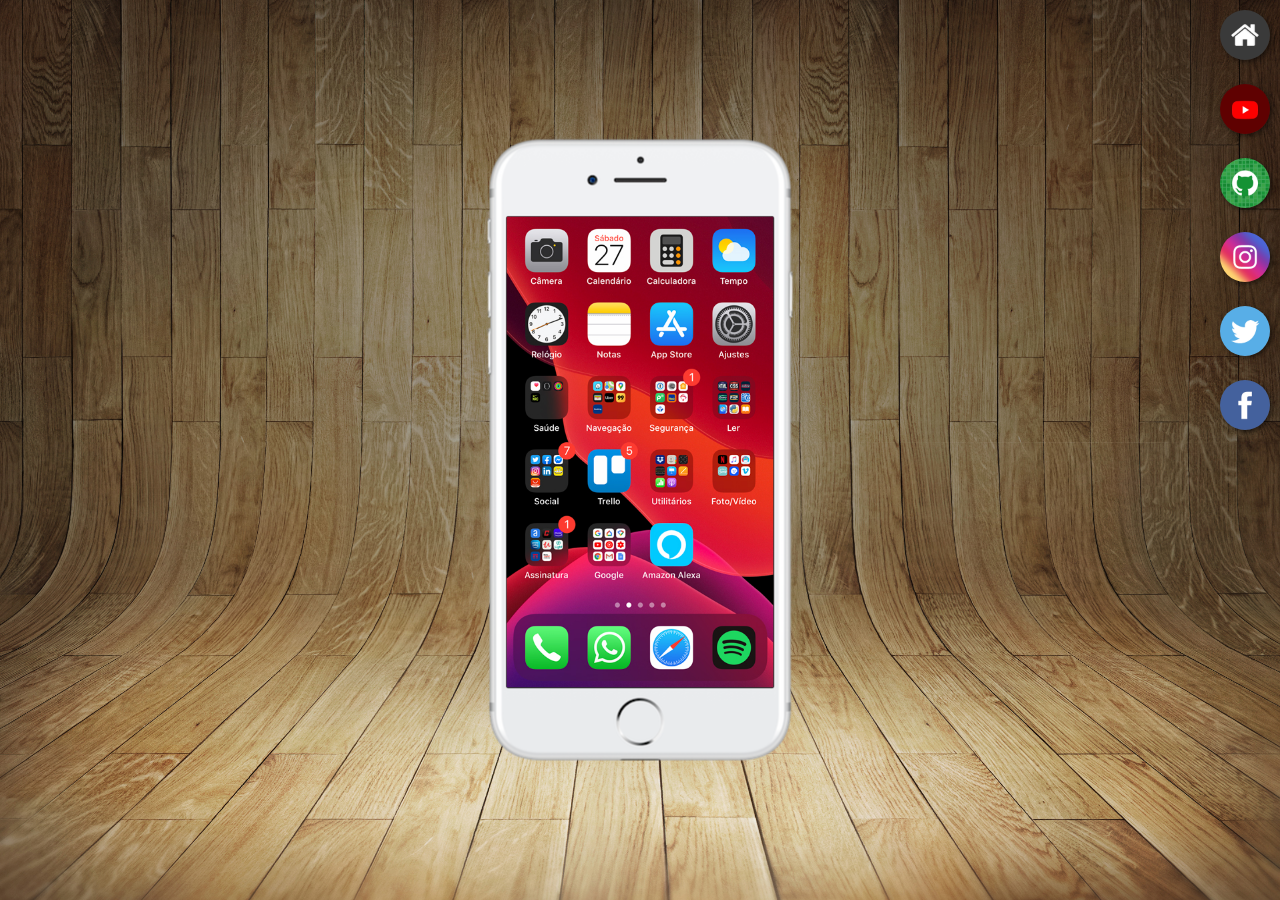
<file: index.html>
<!DOCTYPE html>
<html lang="pt-br">
<head>
    <meta charset="UTF-8">
    <meta http-equiv="X-UA-Compatible" content="IE=edge">
    <meta name="viewport" content="width=device-width, initial-scale=1.0">
    <link rel="shortcut icon" href="favicon.ico" type="image/x-icon">
    <link rel="stylesheet" href="estilos/style.css">
    <title>Projeto Redes Sociais</title>
</head>
<body>
    <main>
        <section id="telefone">
            <!--O iframe linkado esta no diretorio principal-->
            <iframe src="home.html" name="tela" id="tela" frameborder="0">
                Seu Nevegador não e compativel com isso!
            </iframe>
        </section>
        <section id="redes-sociais">
            <a href="home.html" target="tela"><img src="imagens/logo-home.jpg" alt="Home"></a><br>
            <a href="youtube.html" target="tela"><img src="imagens/logo-youtube.jpg" alt="Youtube"></a><br>
            <a href="github.html" target="tela"><img src="imagens/logo-github.jpg" alt="GitHub"></a><br>
            <a href="instagram.html" target="tela"><img src="imagens/logo-instagram.jpg" alt="Instagram"></a><br>
            <a href="twitter.html" target="tela"><img src="imagens/logo-twitter.jpg" alt="Twitter"></a><br>
            <a href="facebook.html" target="tela"><img src="imagens/logo-facebook.jpg" alt="Facebook"></a>
        </section>
    </main>
</body>
</html>
</file>
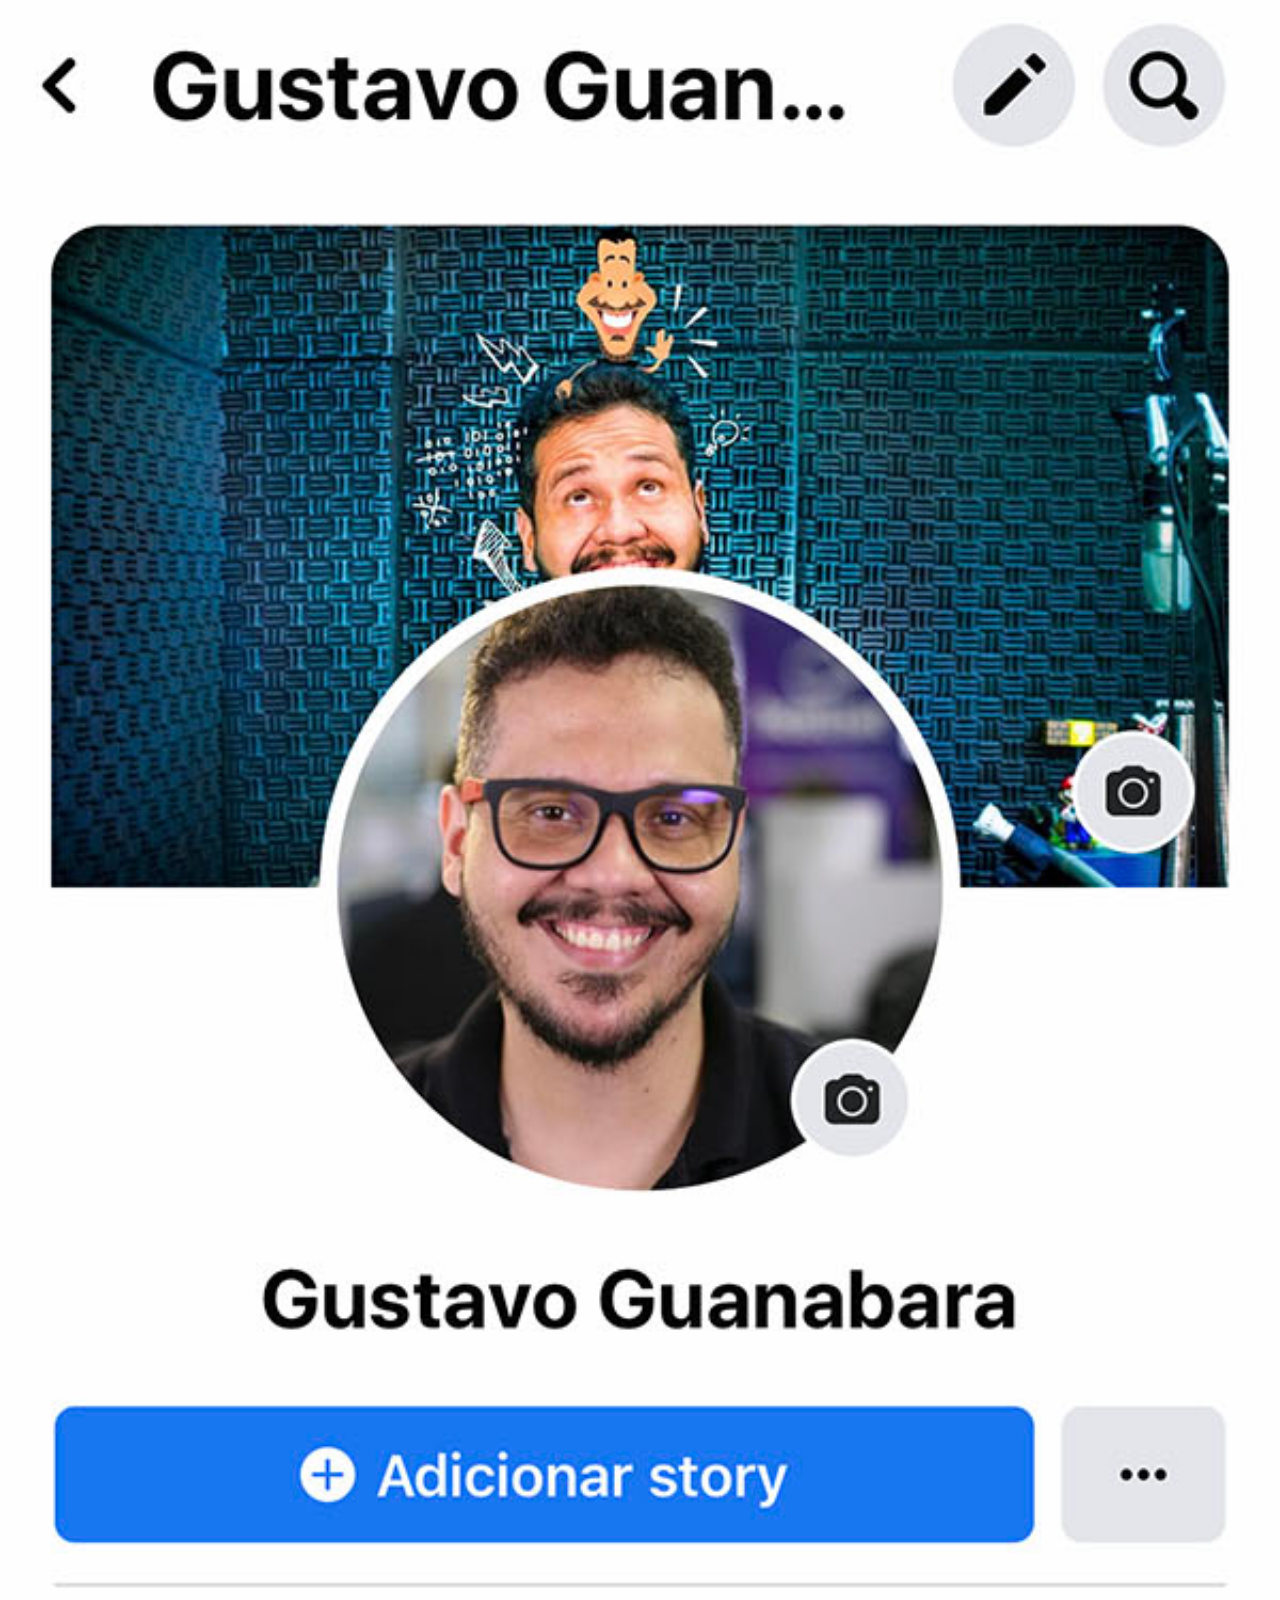
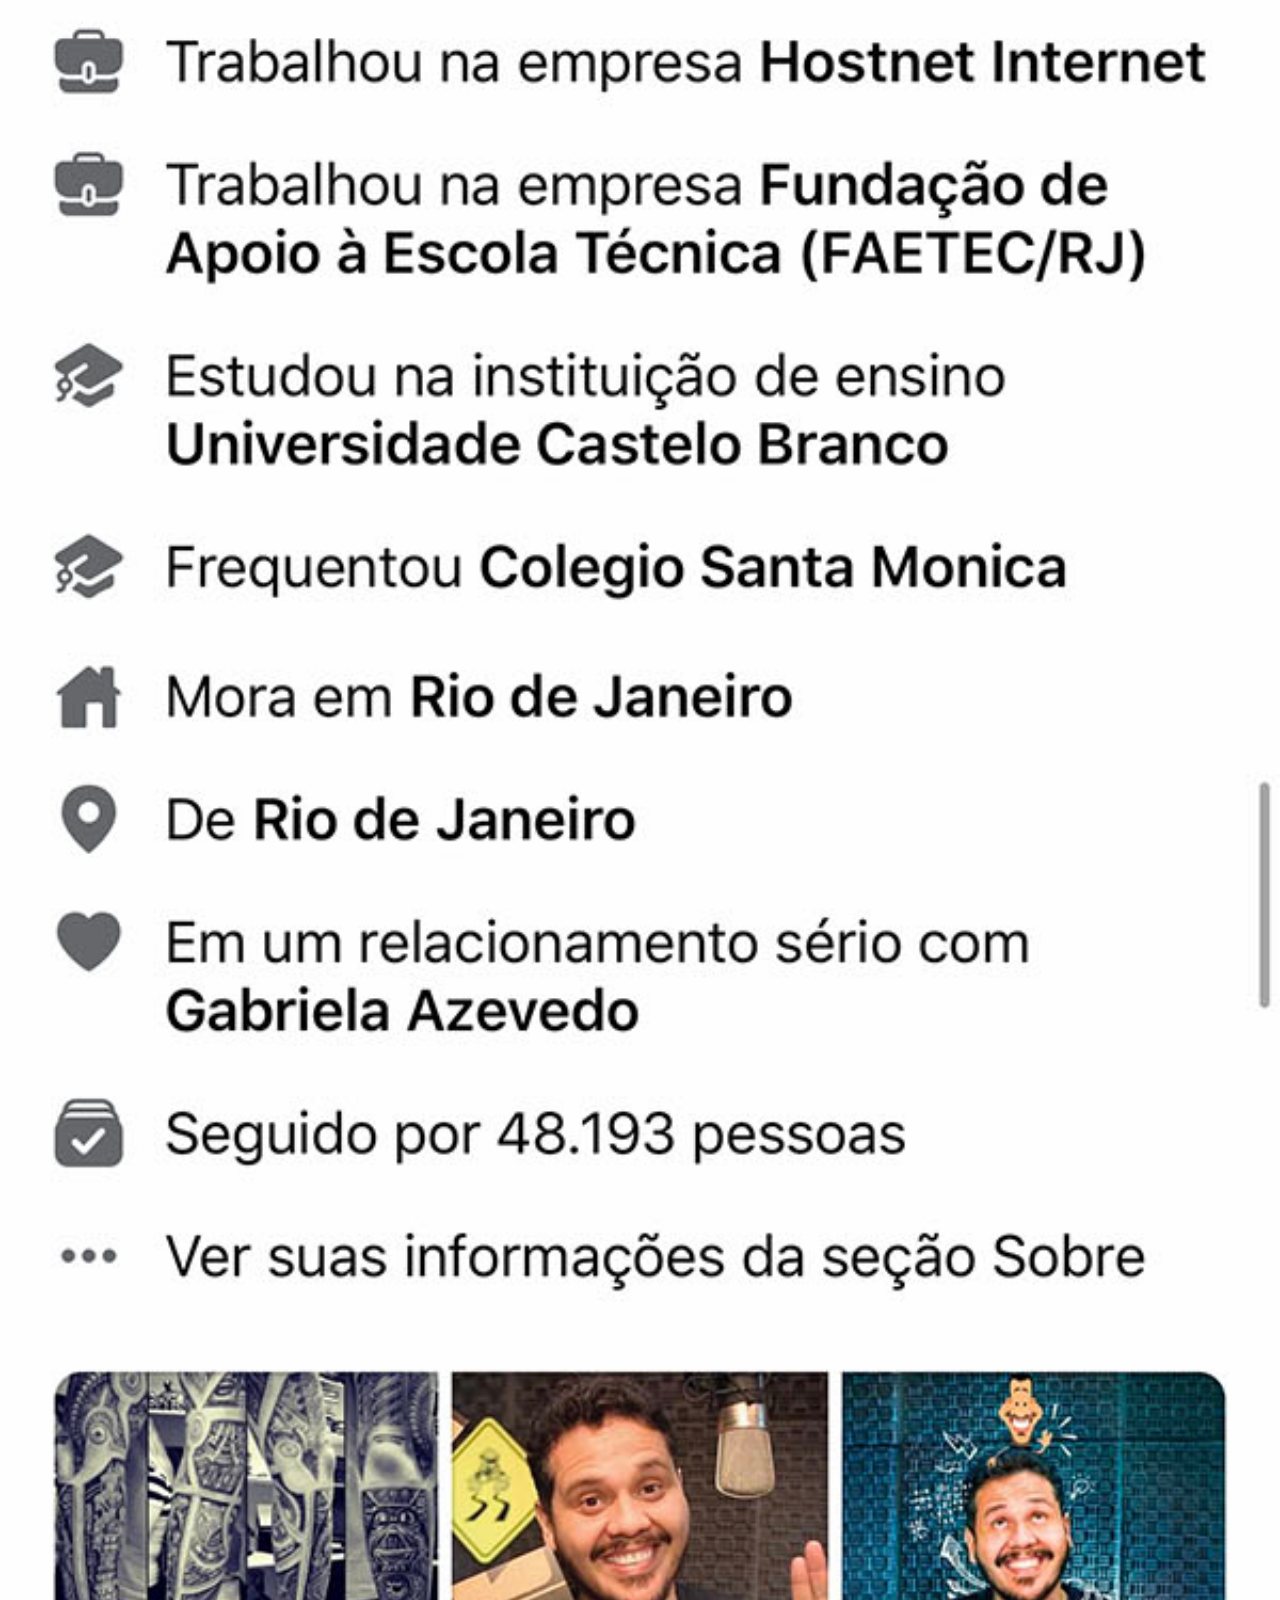
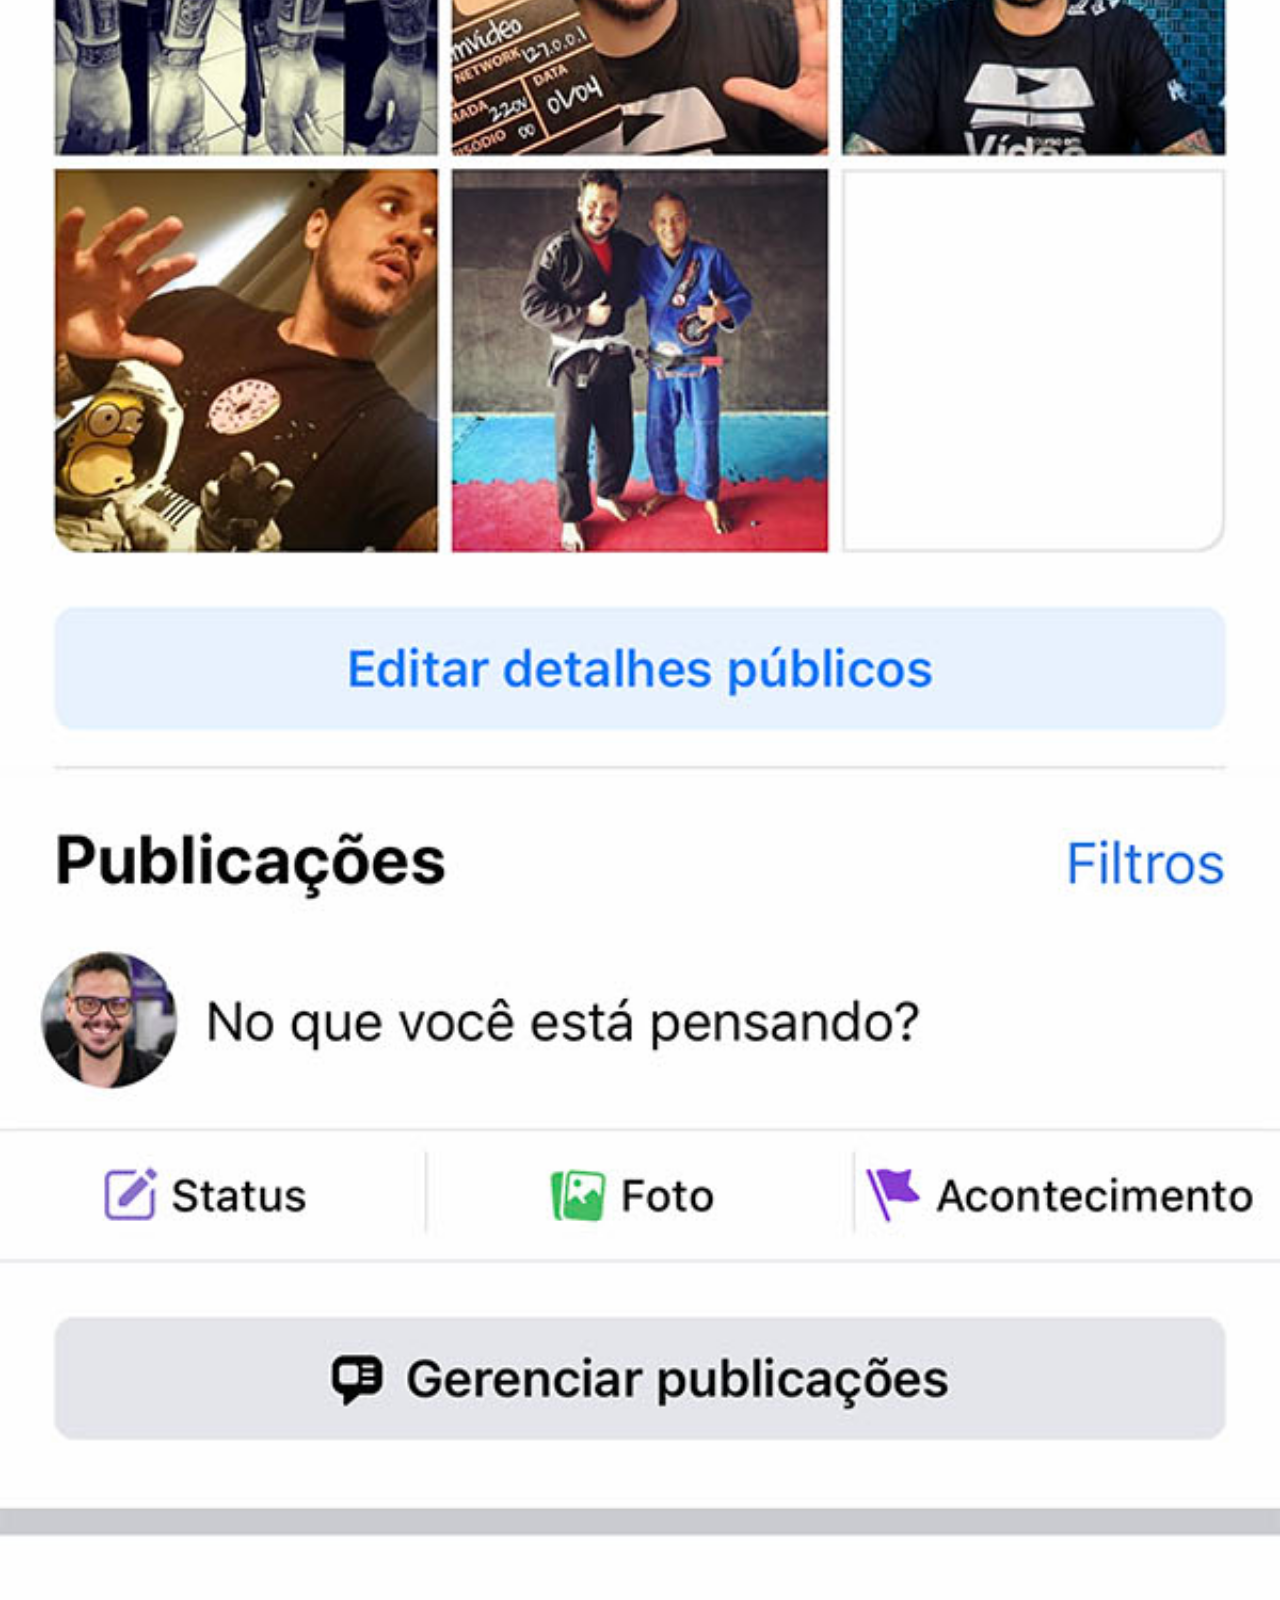
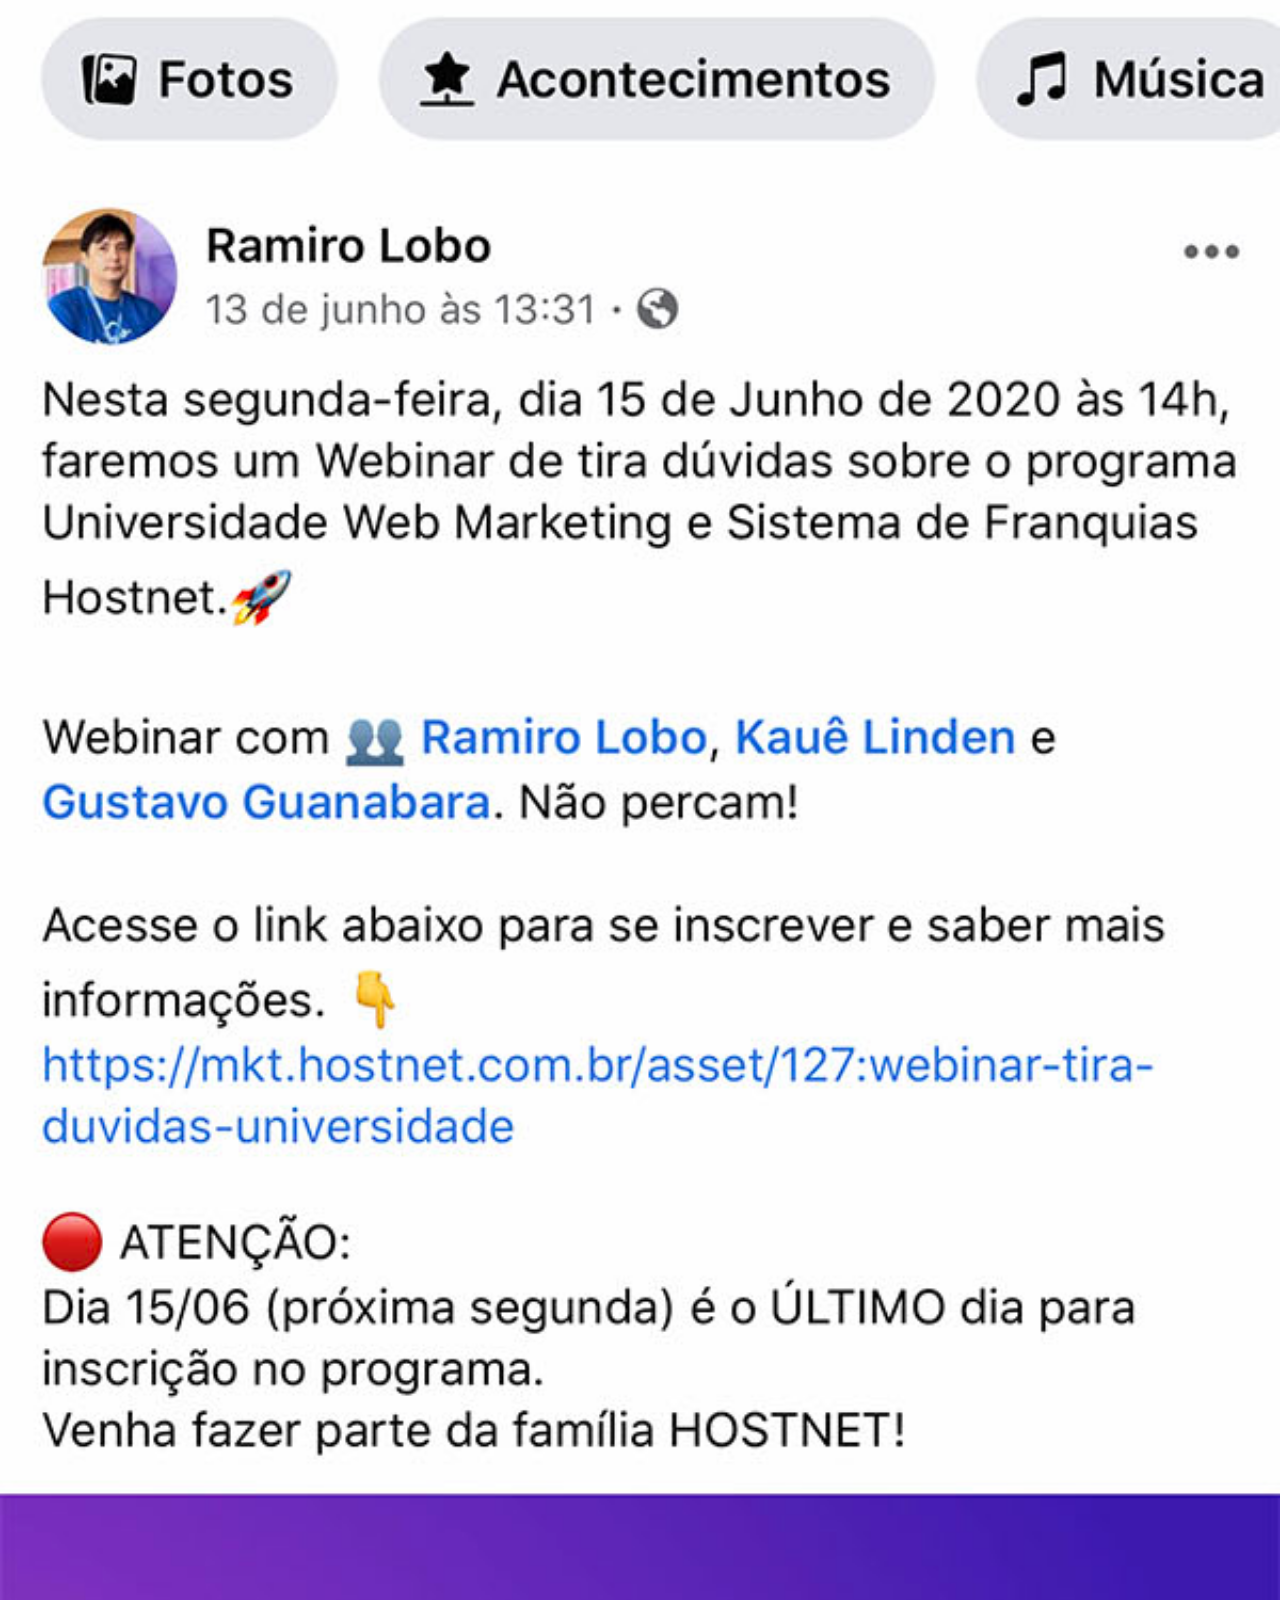
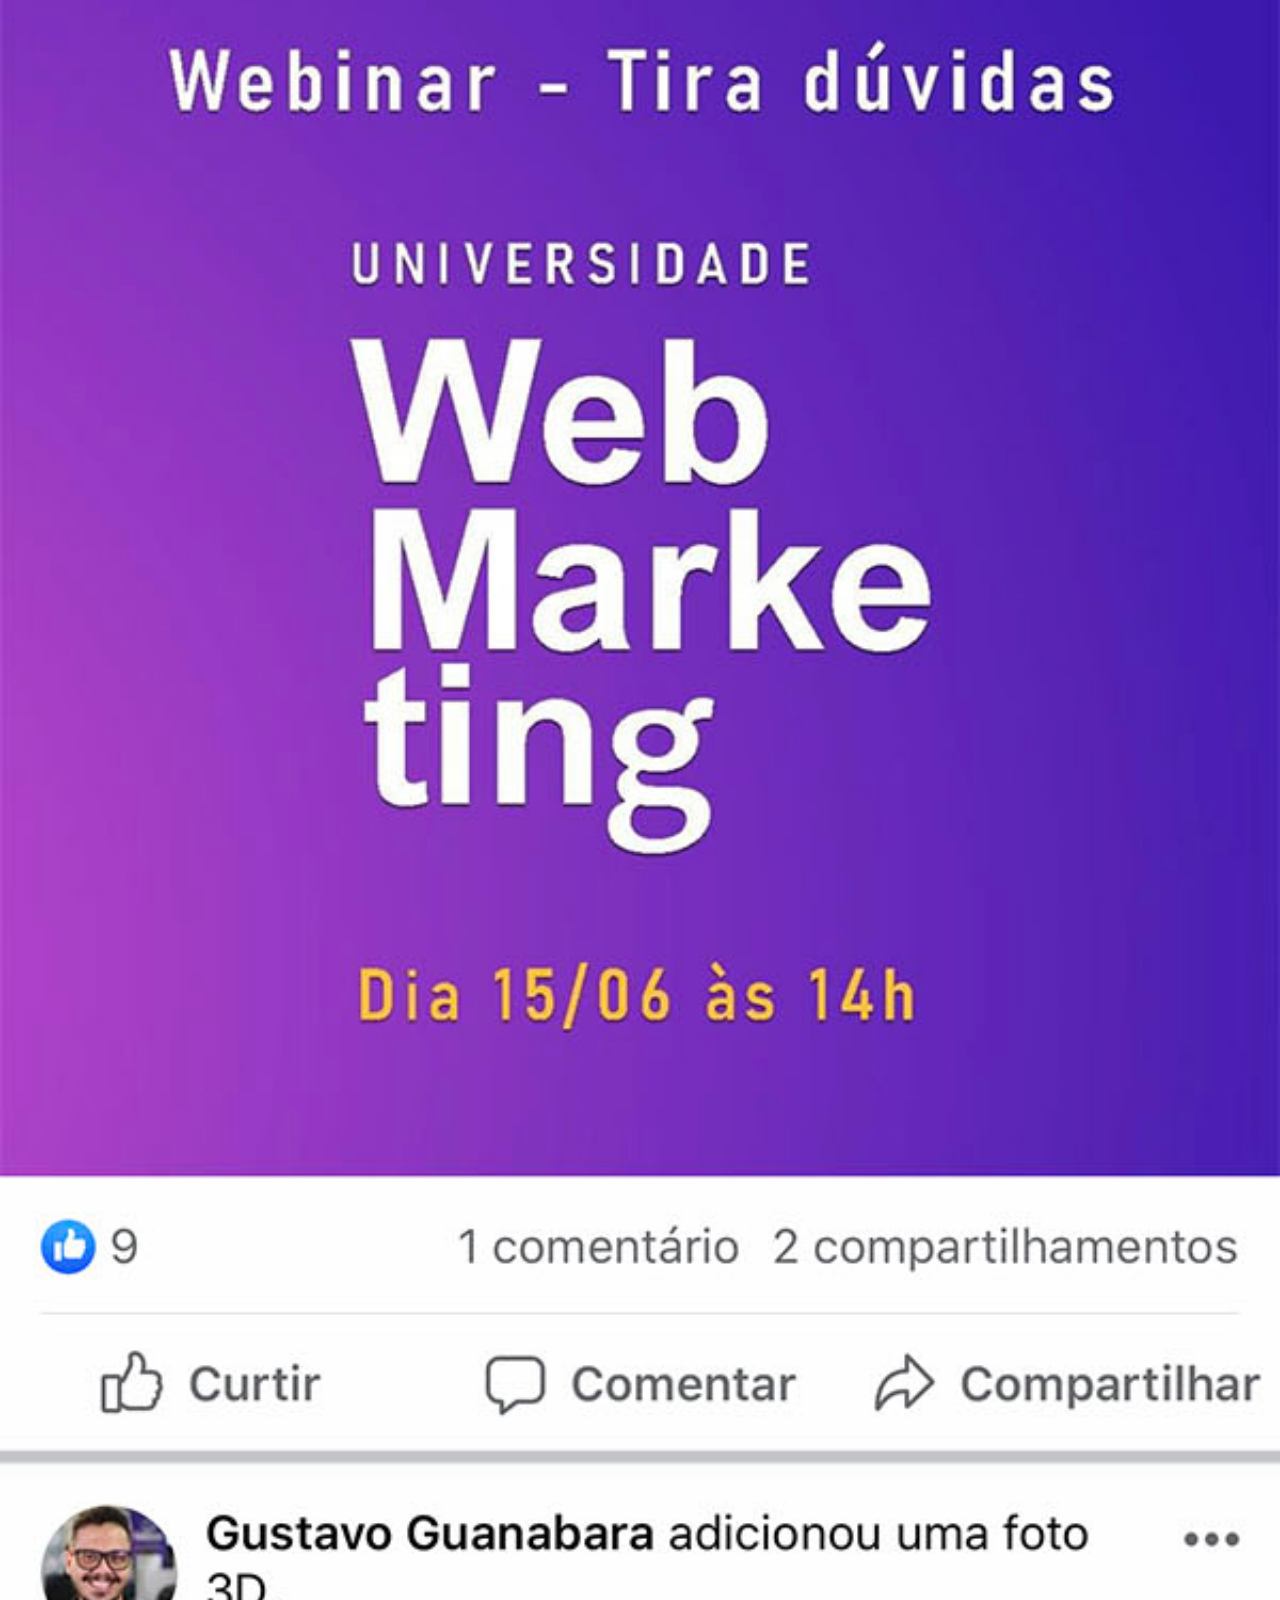
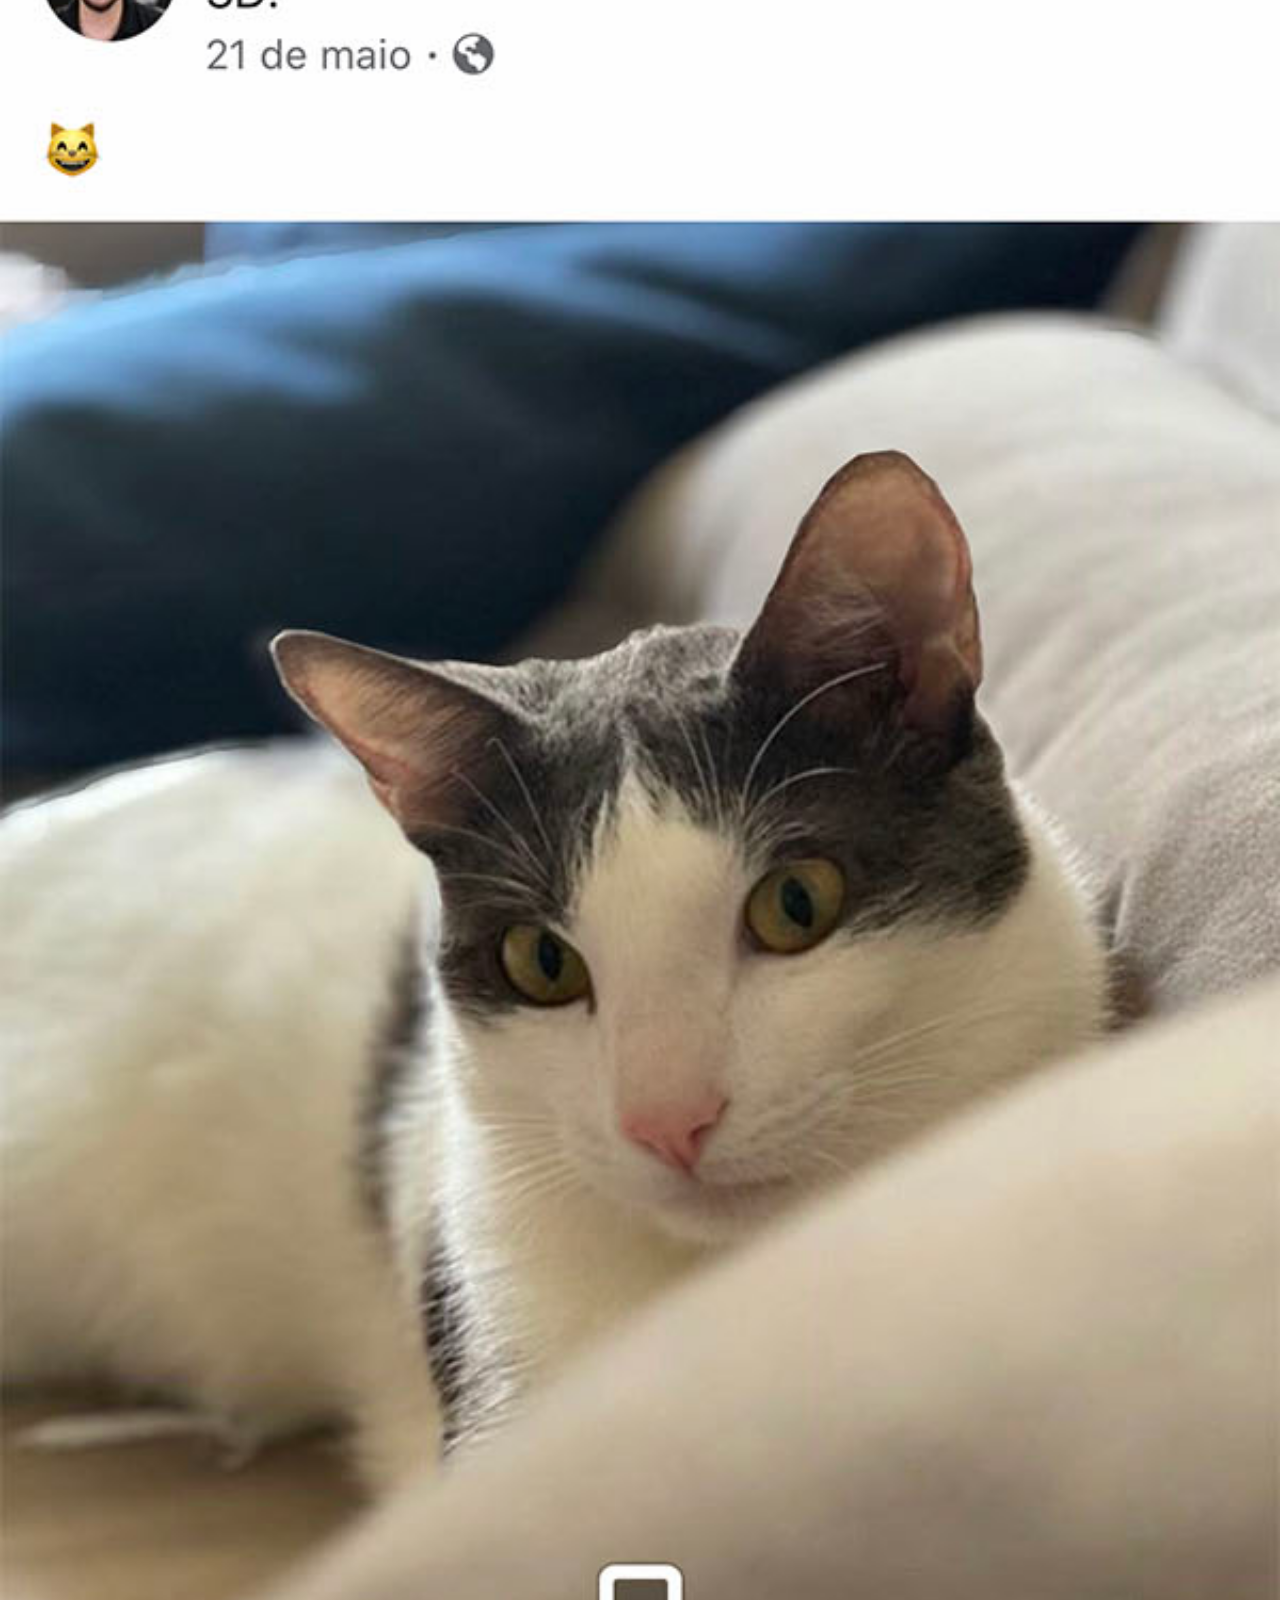
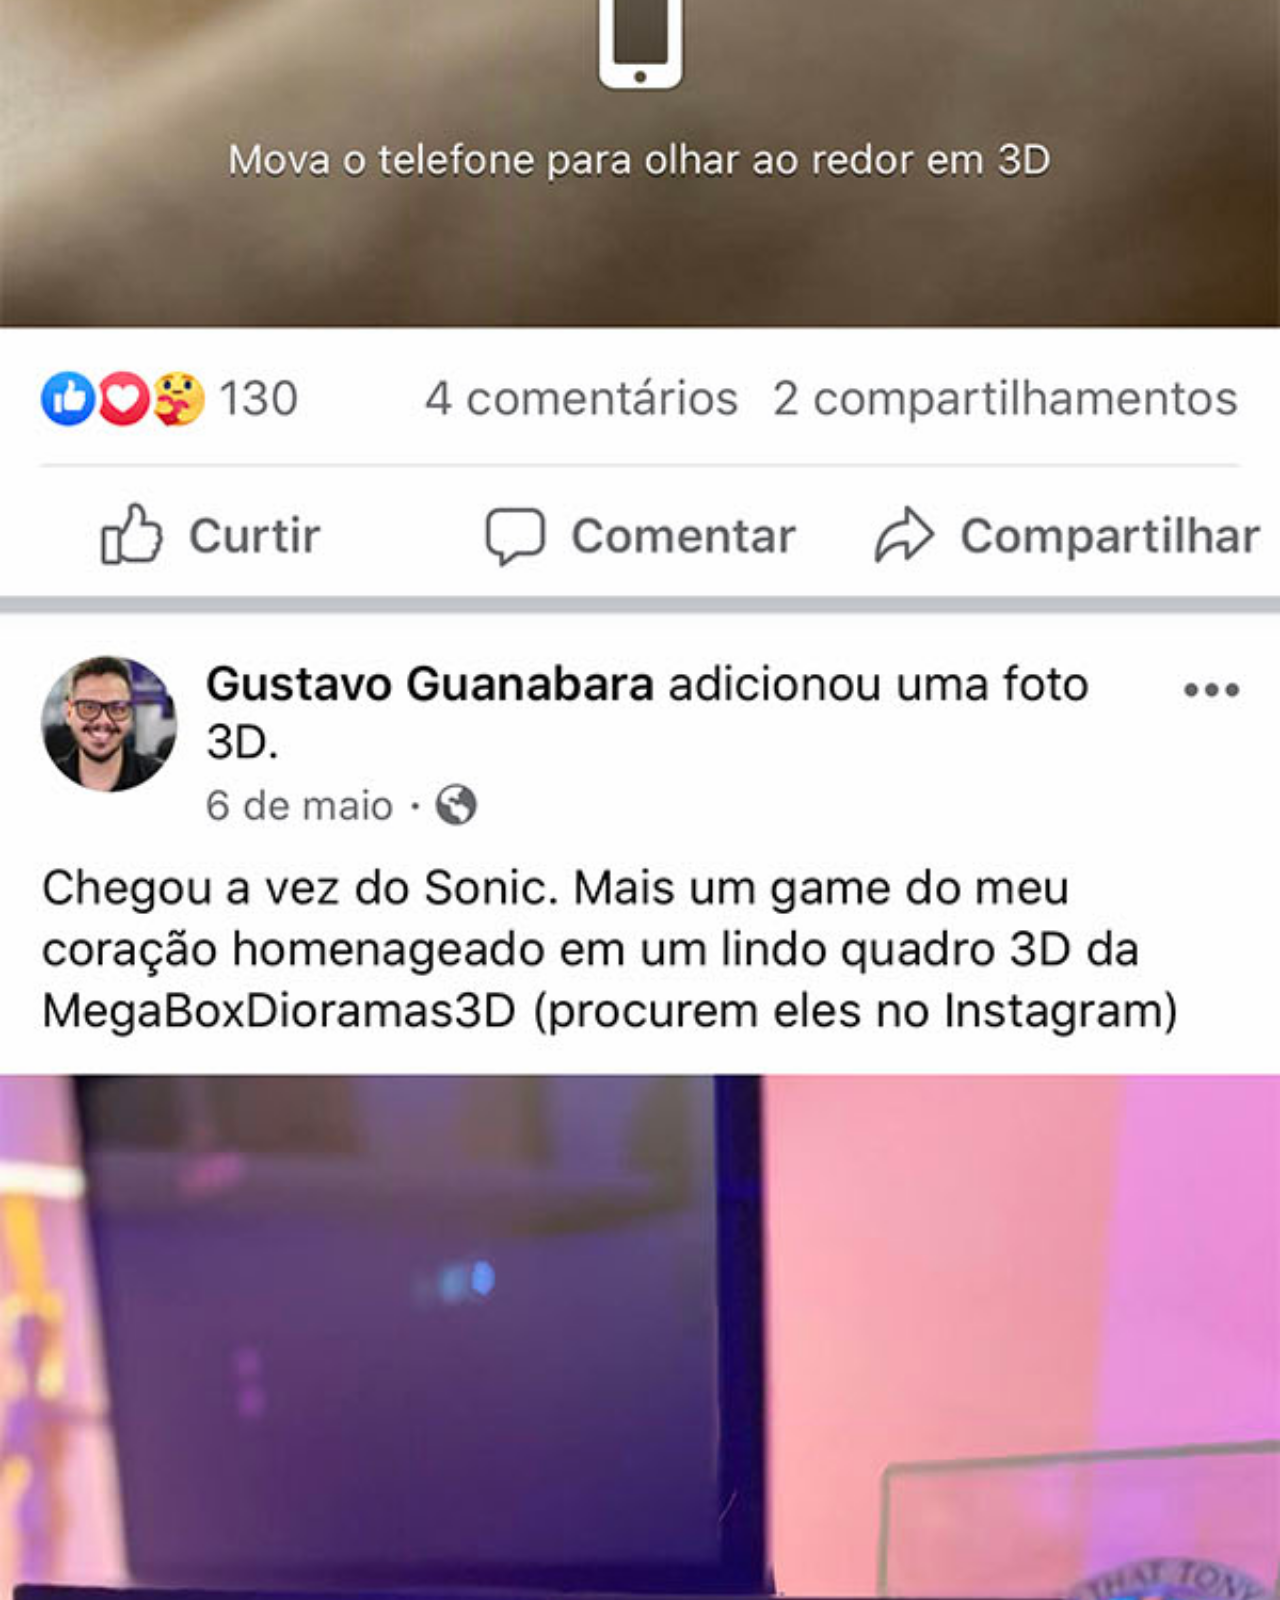
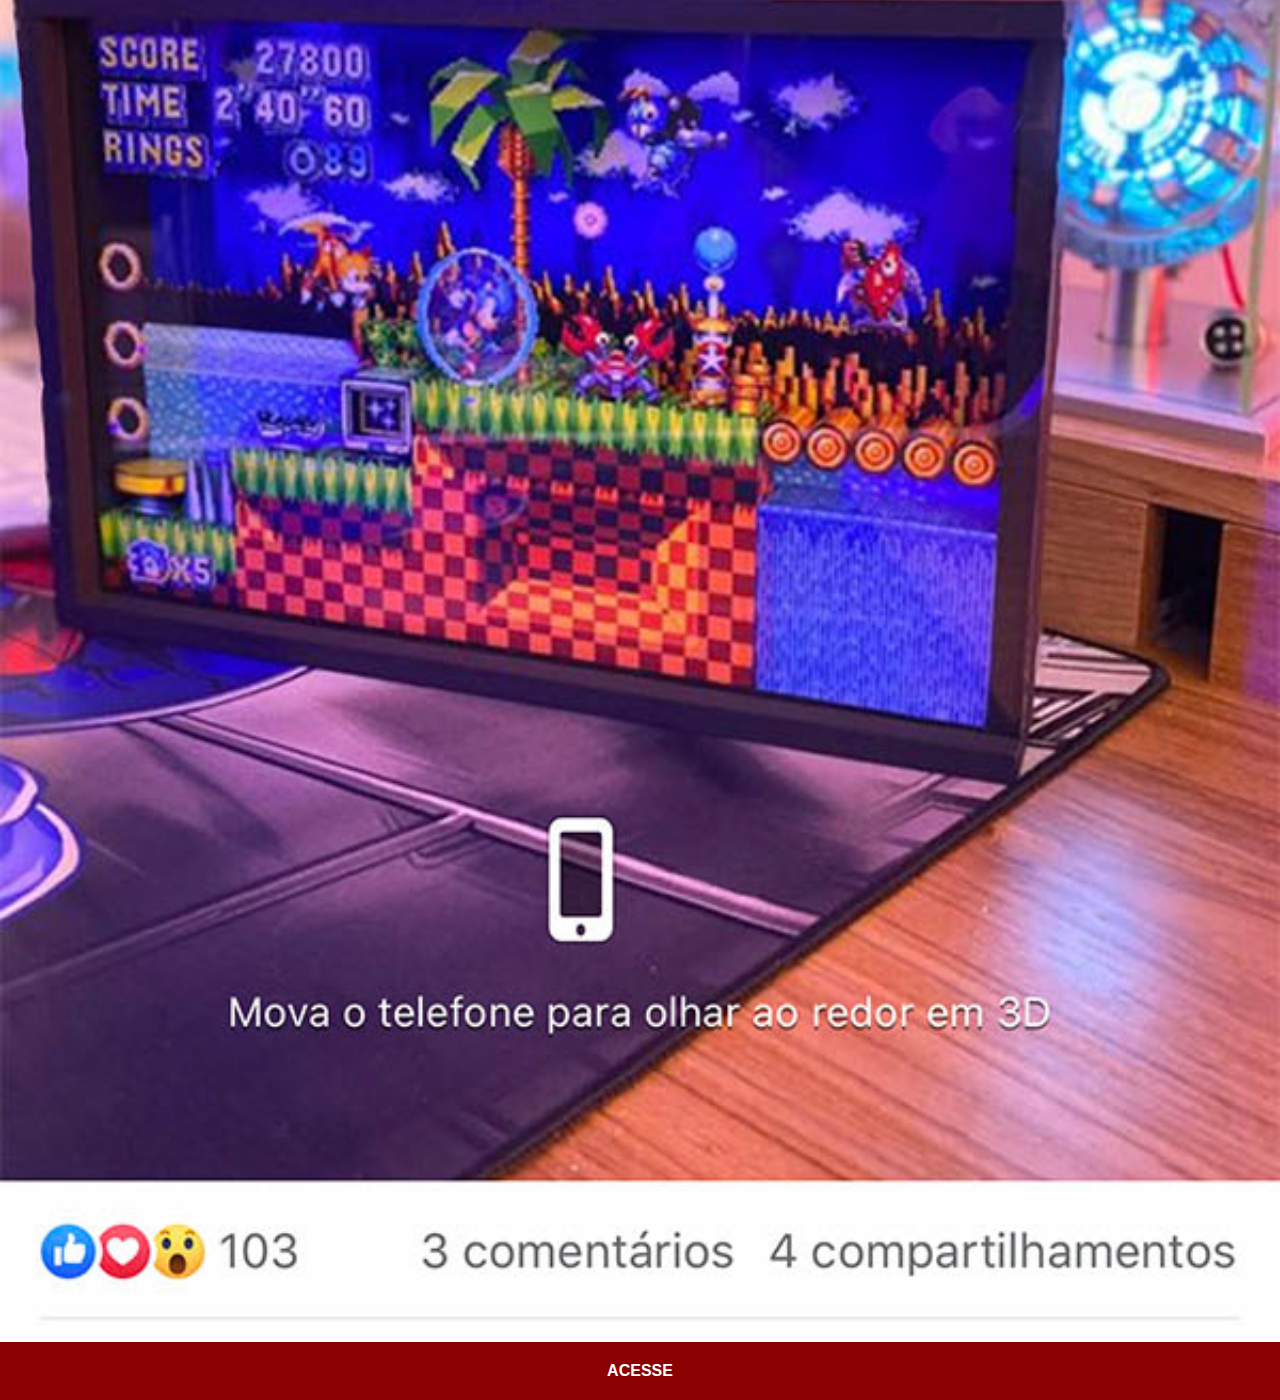
<file: facebook.html>
<!DOCTYPE html>
<html lang="pt-br">
<head>
    <meta charset="UTF-8">
    <meta http-equiv="X-UA-Compatible" content="IE=edge">
    <meta name="viewport" content="width=device-width, initial-scale=1.0">
    <title>Facebook</title>
    <link rel="stylesheet" href="estilos/social.css">
</head>
<body>
    <img src="imagens/tela-facebook.jpg" alt="Facebook">
    <a href="https://www.facebook.com/CursosEmVideo/" target="_blank">ACESSE</a>
</body>
</html>
</file>
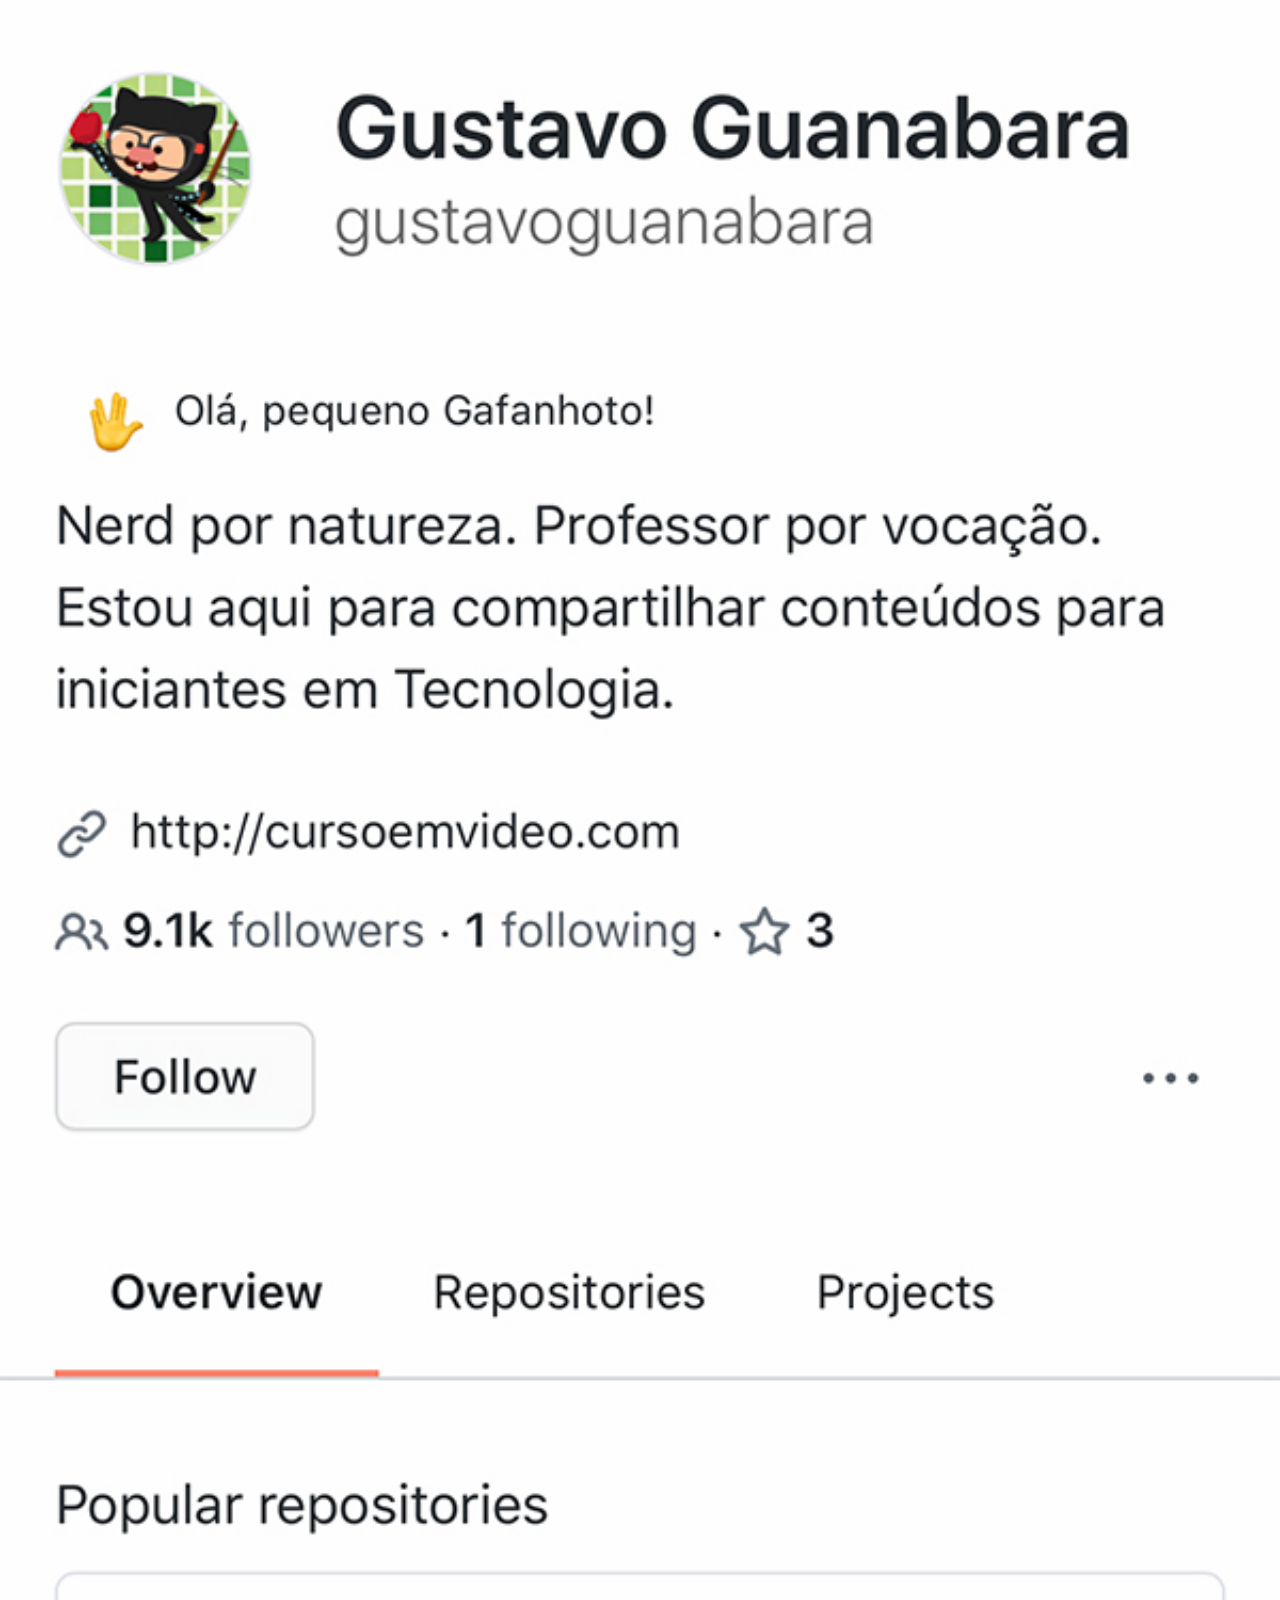
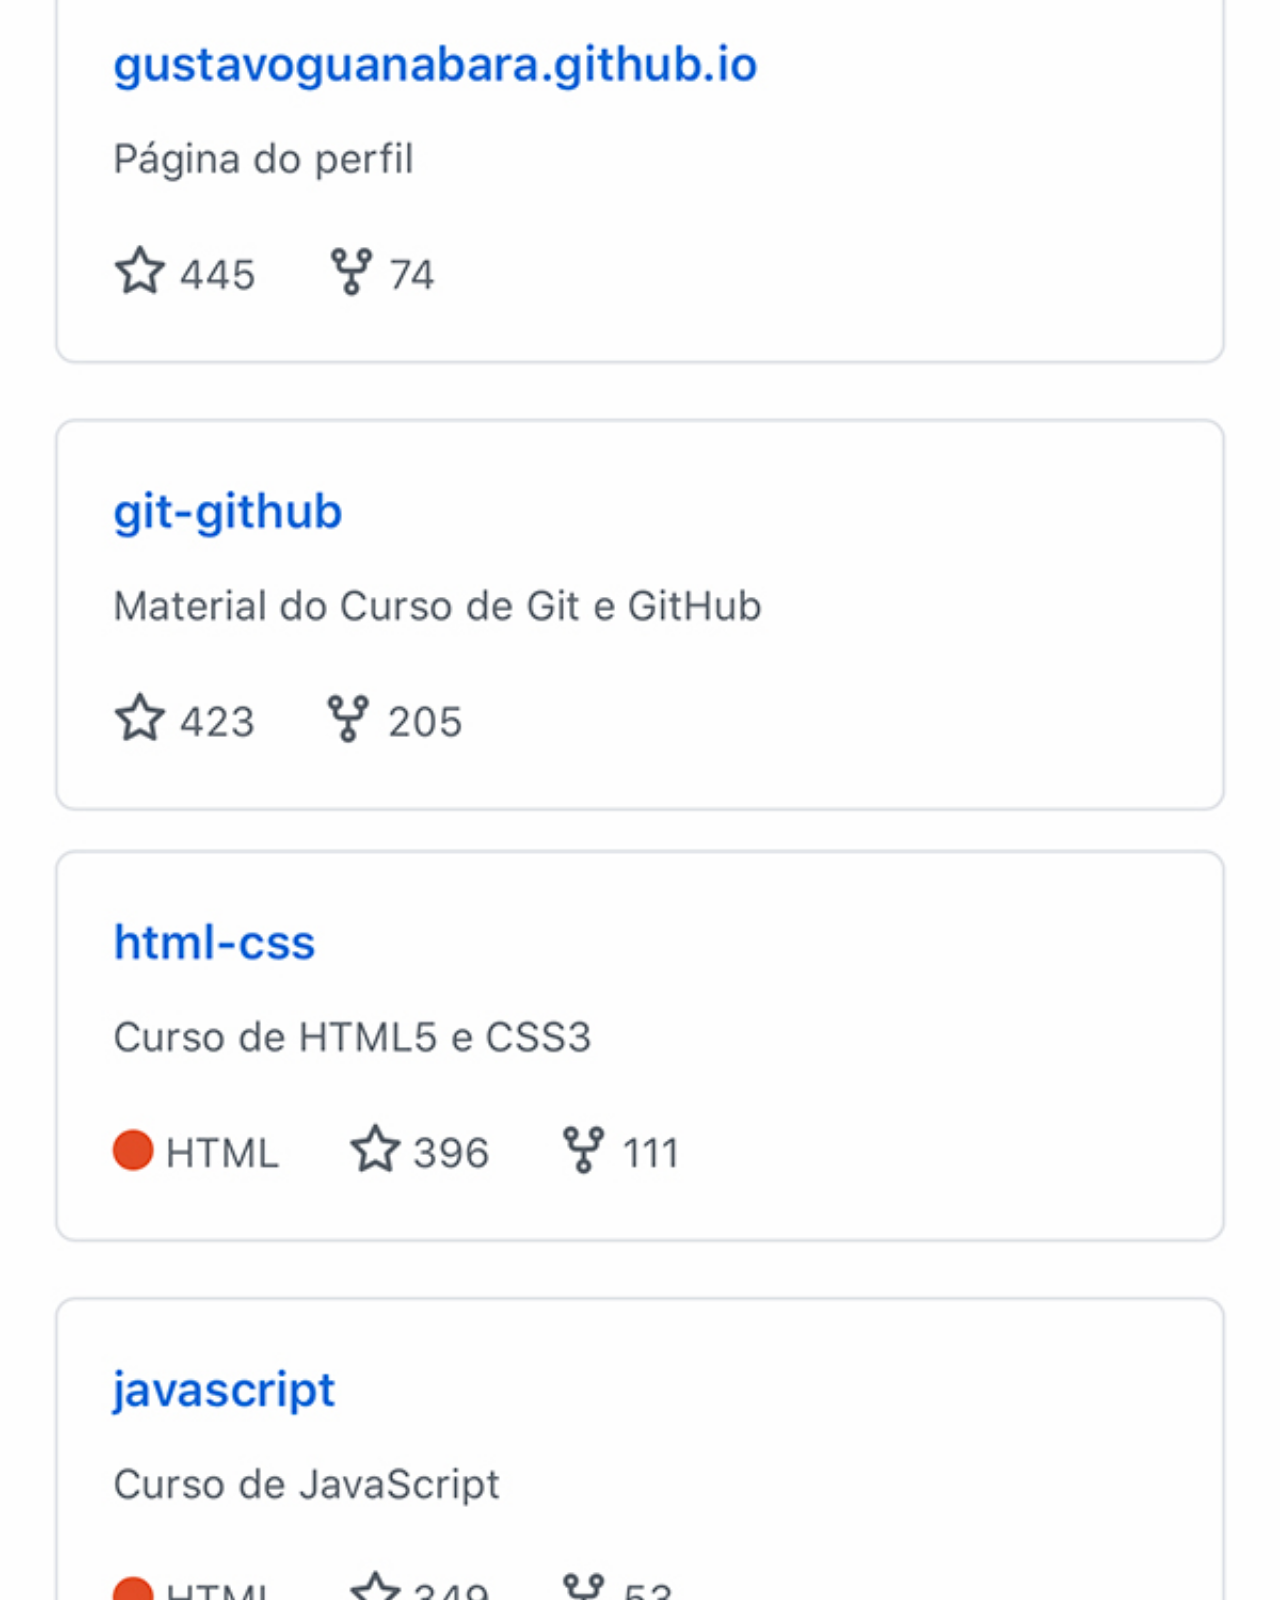
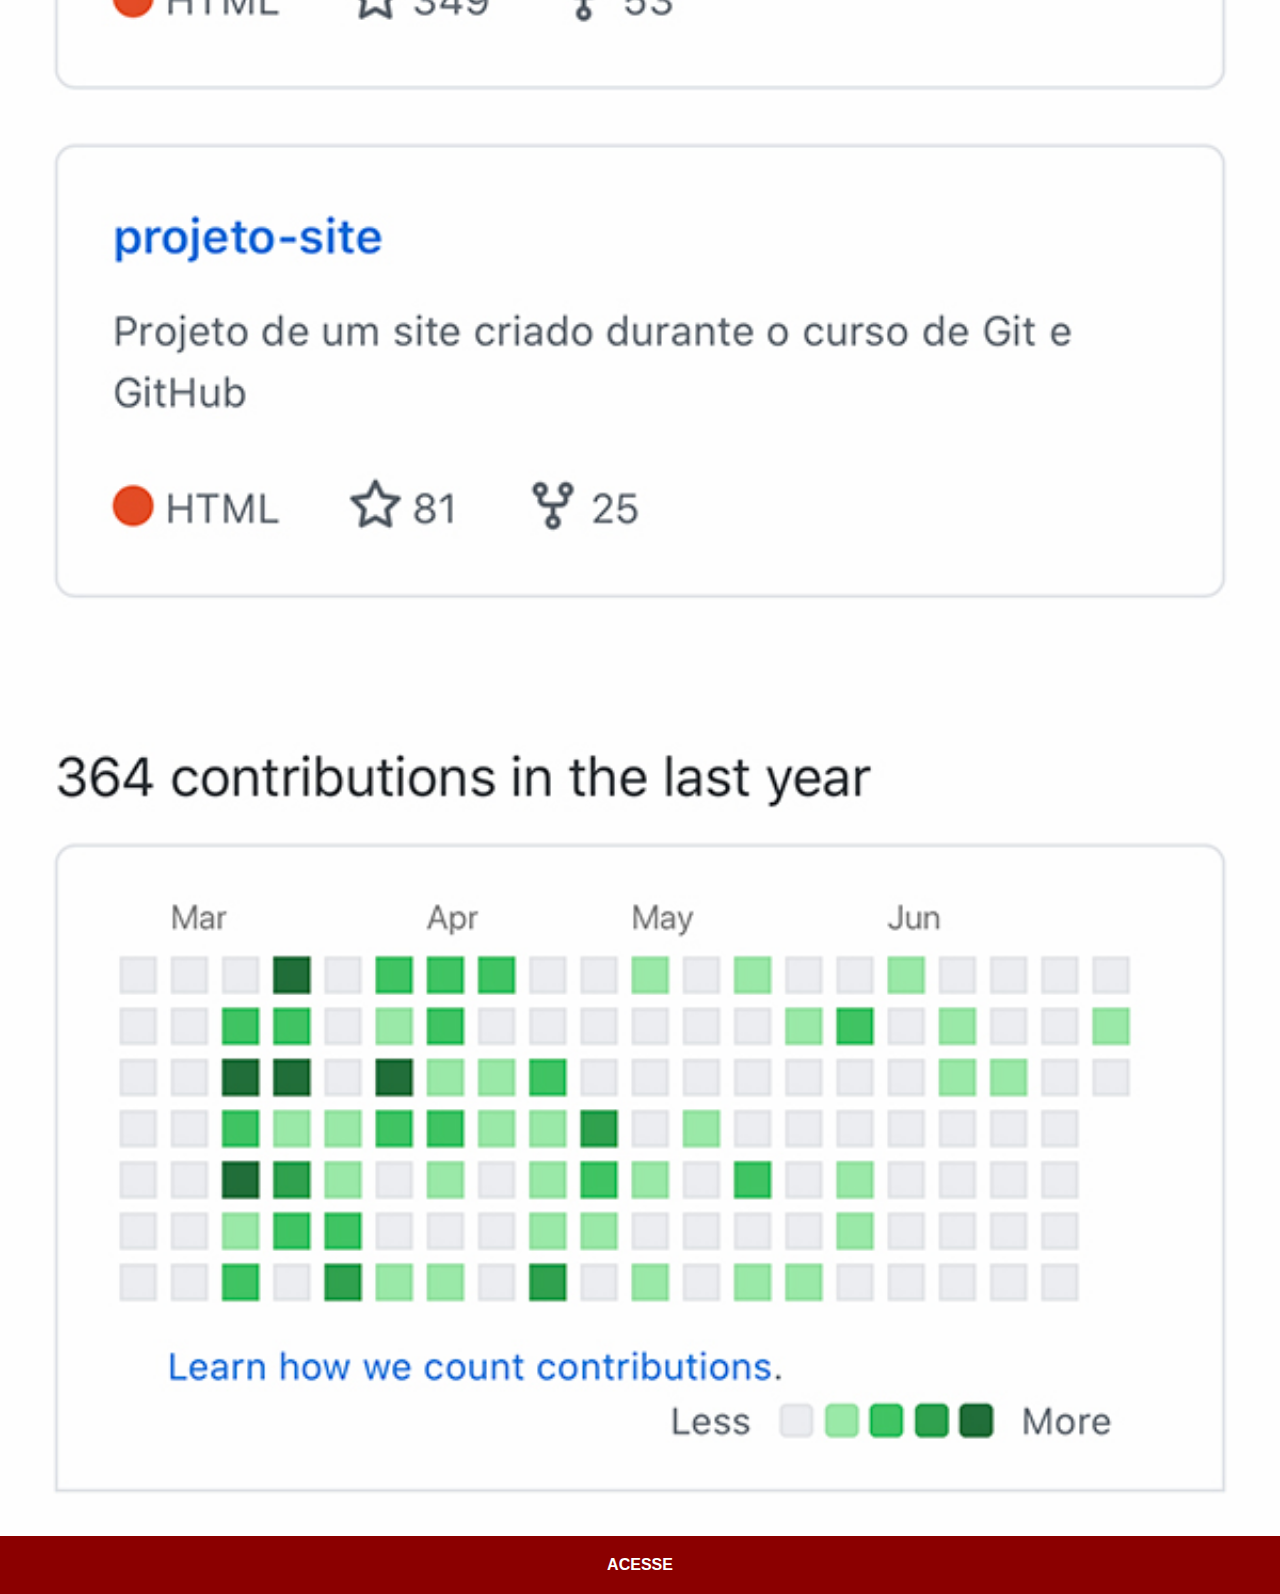
<file: github.html>
<!DOCTYPE html>
<html lang="pt-br">
<head>
    <meta charset="UTF-8">
    <meta http-equiv="X-UA-Compatible" content="IE=edge">
    <meta name="viewport" content="width=device-width, initial-scale=1.0">
    <title>GitHub</title>
    <link rel="stylesheet" href="estilos/social.css">
</head>
<body>
    <img src="imagens/tela-github.jpg" alt="GitHub">
    <a href="https://github.com/gustavoguanabara" target="_blank">ACESSE</a>
</body>
</html>
</file>
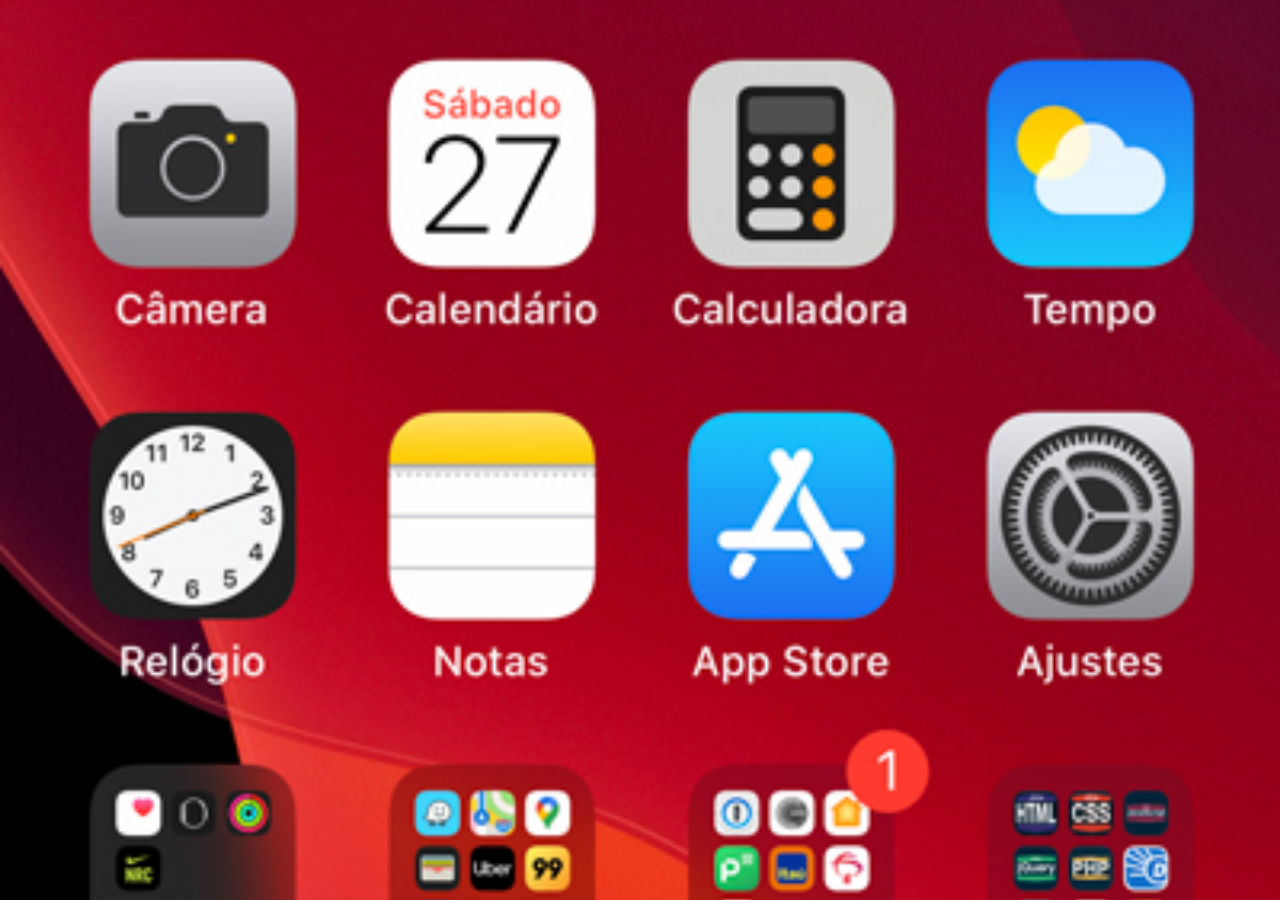
<file: home.html>
<!DOCTYPE html>
<html lang="pt-br">
<head>
    <meta charset="UTF-8">
    <meta http-equiv="X-UA-Compatible" content="IE=edge">
    <meta name="viewport" content="width=device-width, initial-scale=1.0">
    <title>Home</title>
</head>
<style>
    *{
        margin: 0px;
        padding: 0px;
    }
    /*estilo para configura o tamanho da tela home para se encaixara dentro da tela do telefone.*/
    body{
        height: 100vh;
        width: 100vw;
        background: black url('imagens/tela-home.jpg') no-repeat top center;
        background-size: cover;
    }
</style>
<body>
    
</body>
</html>
</file>
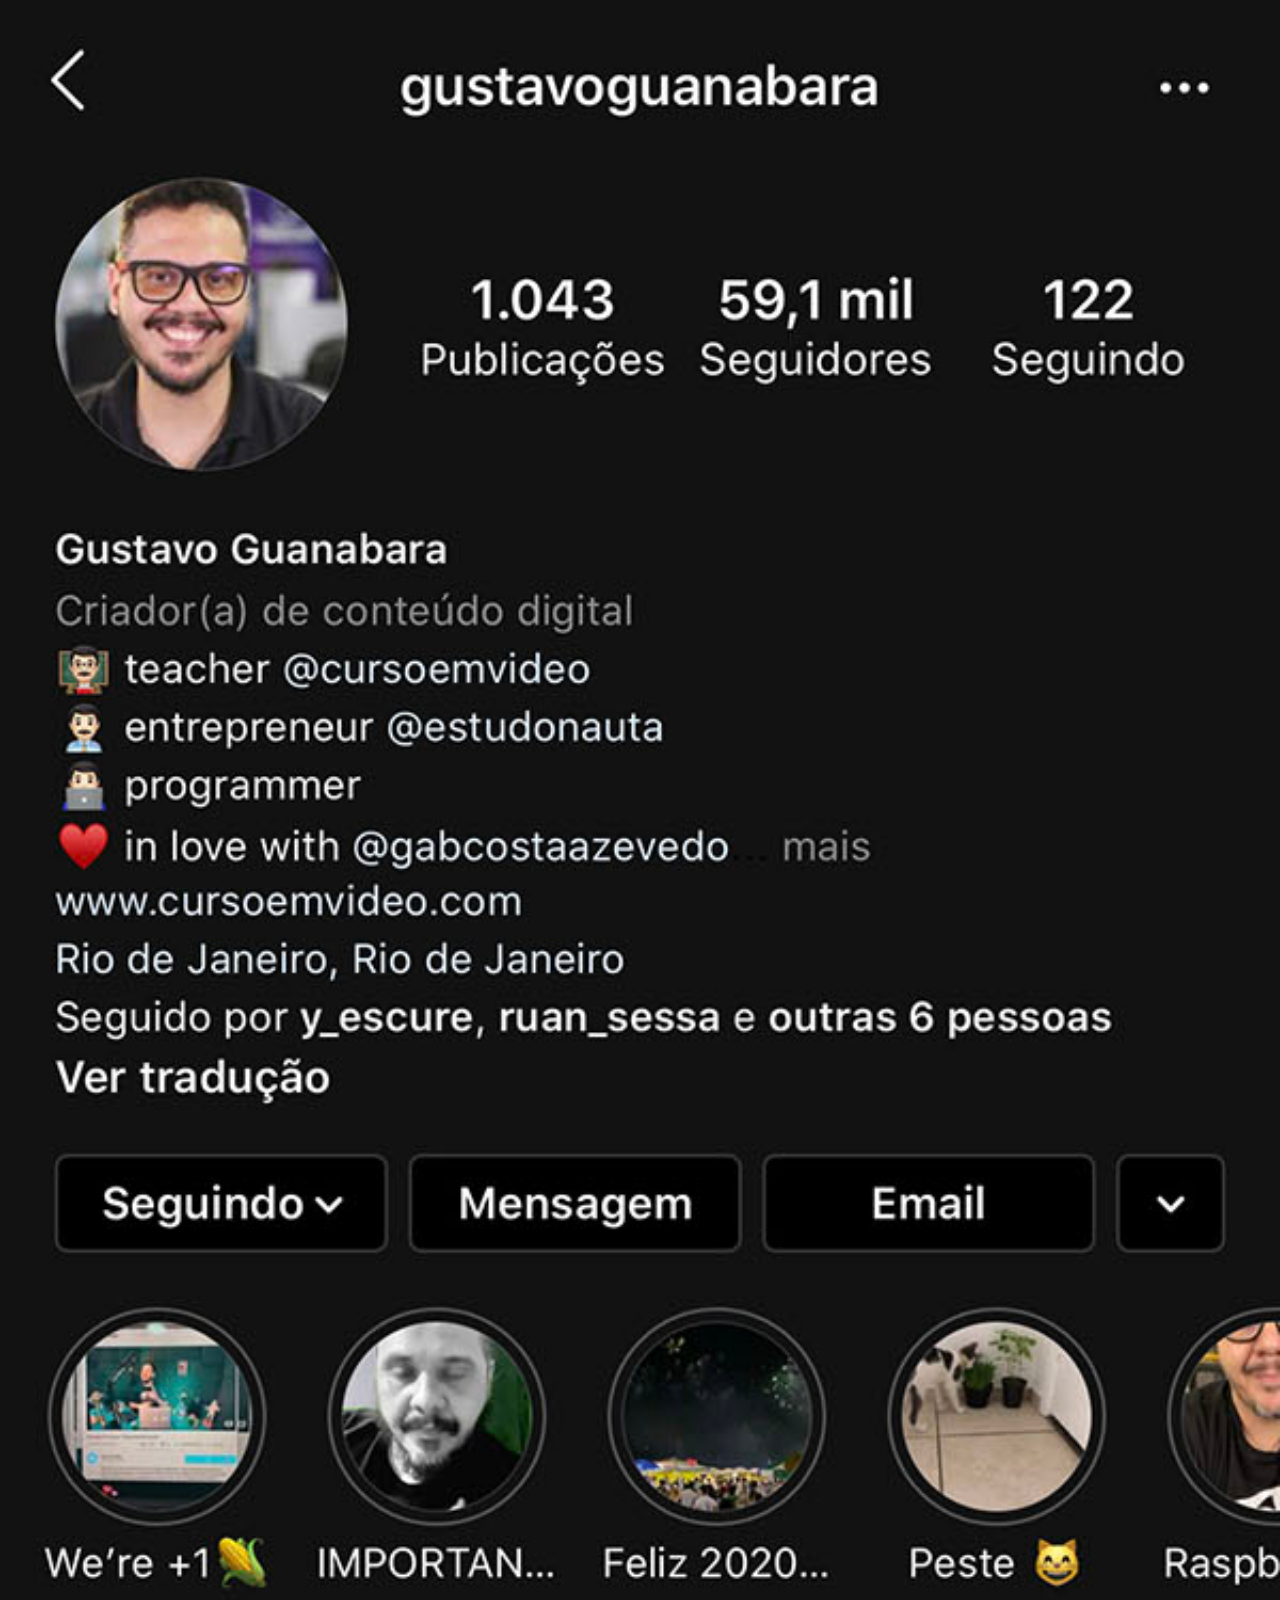
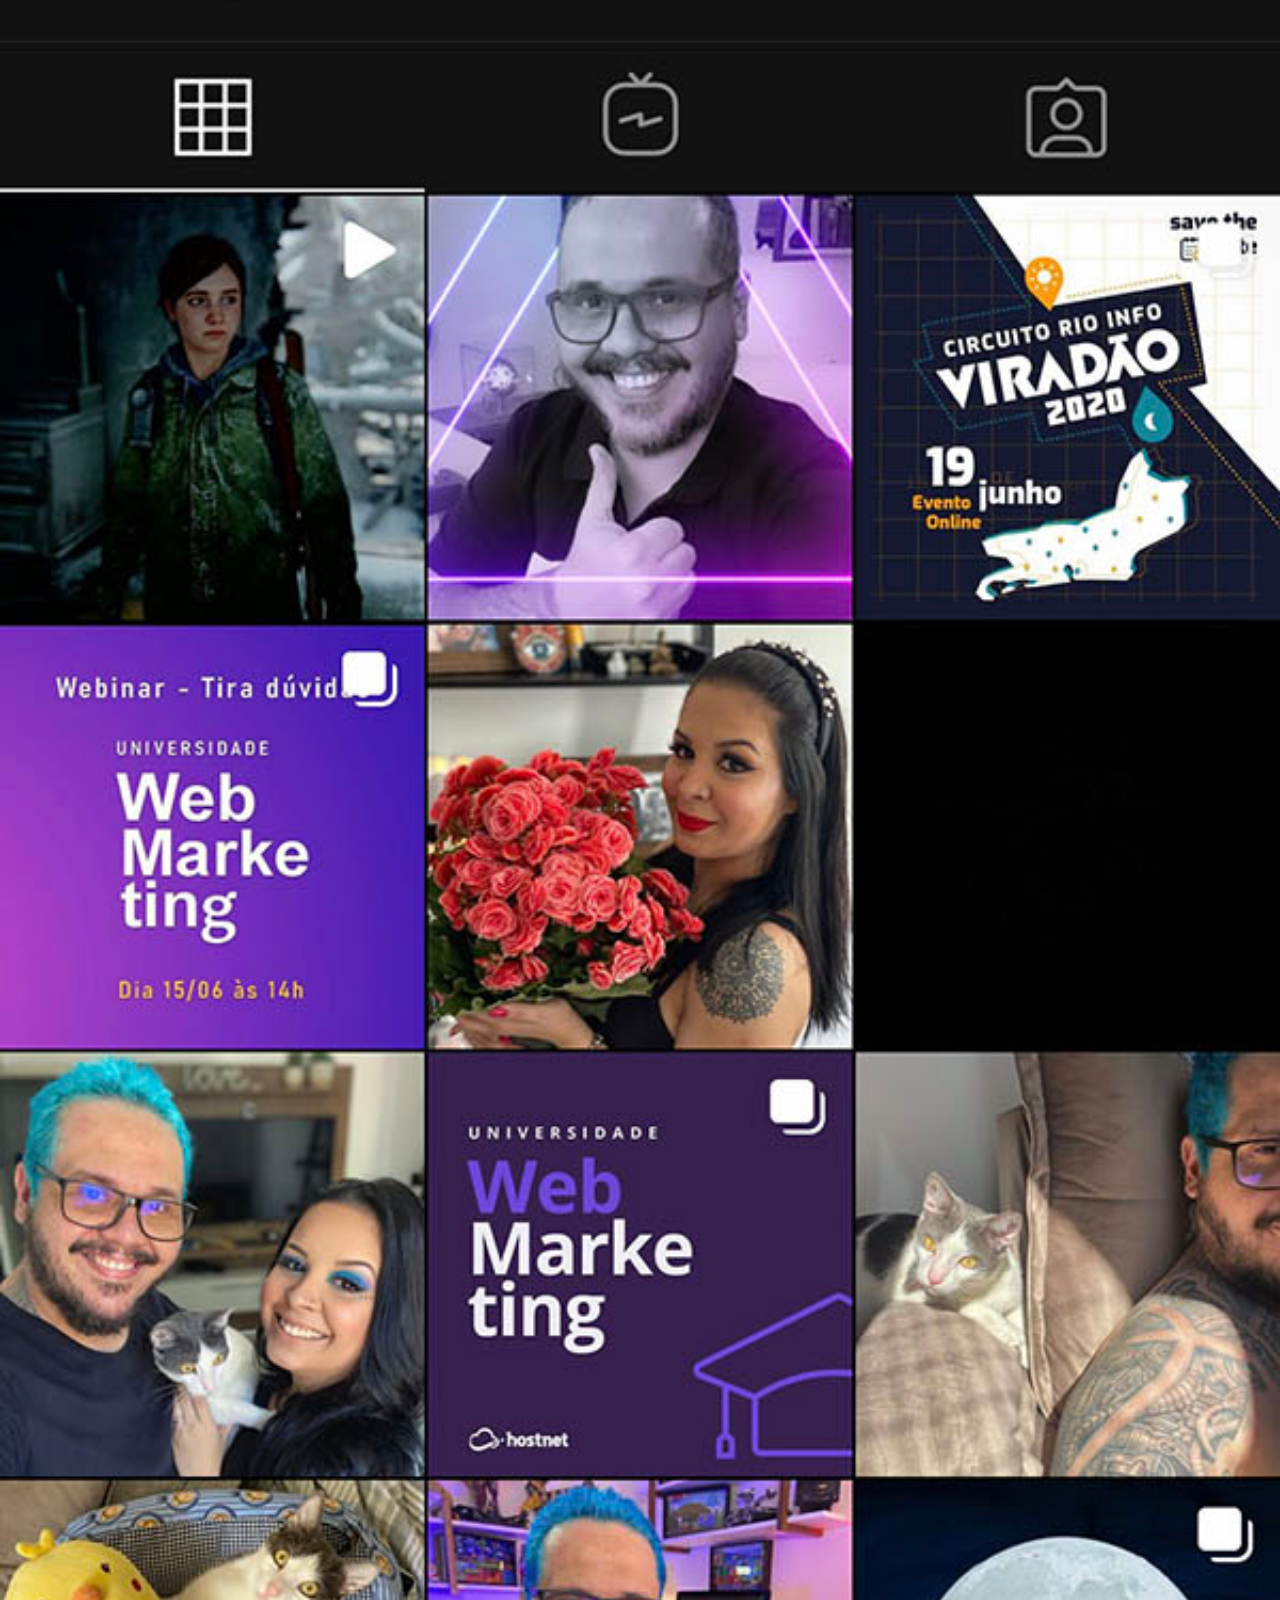
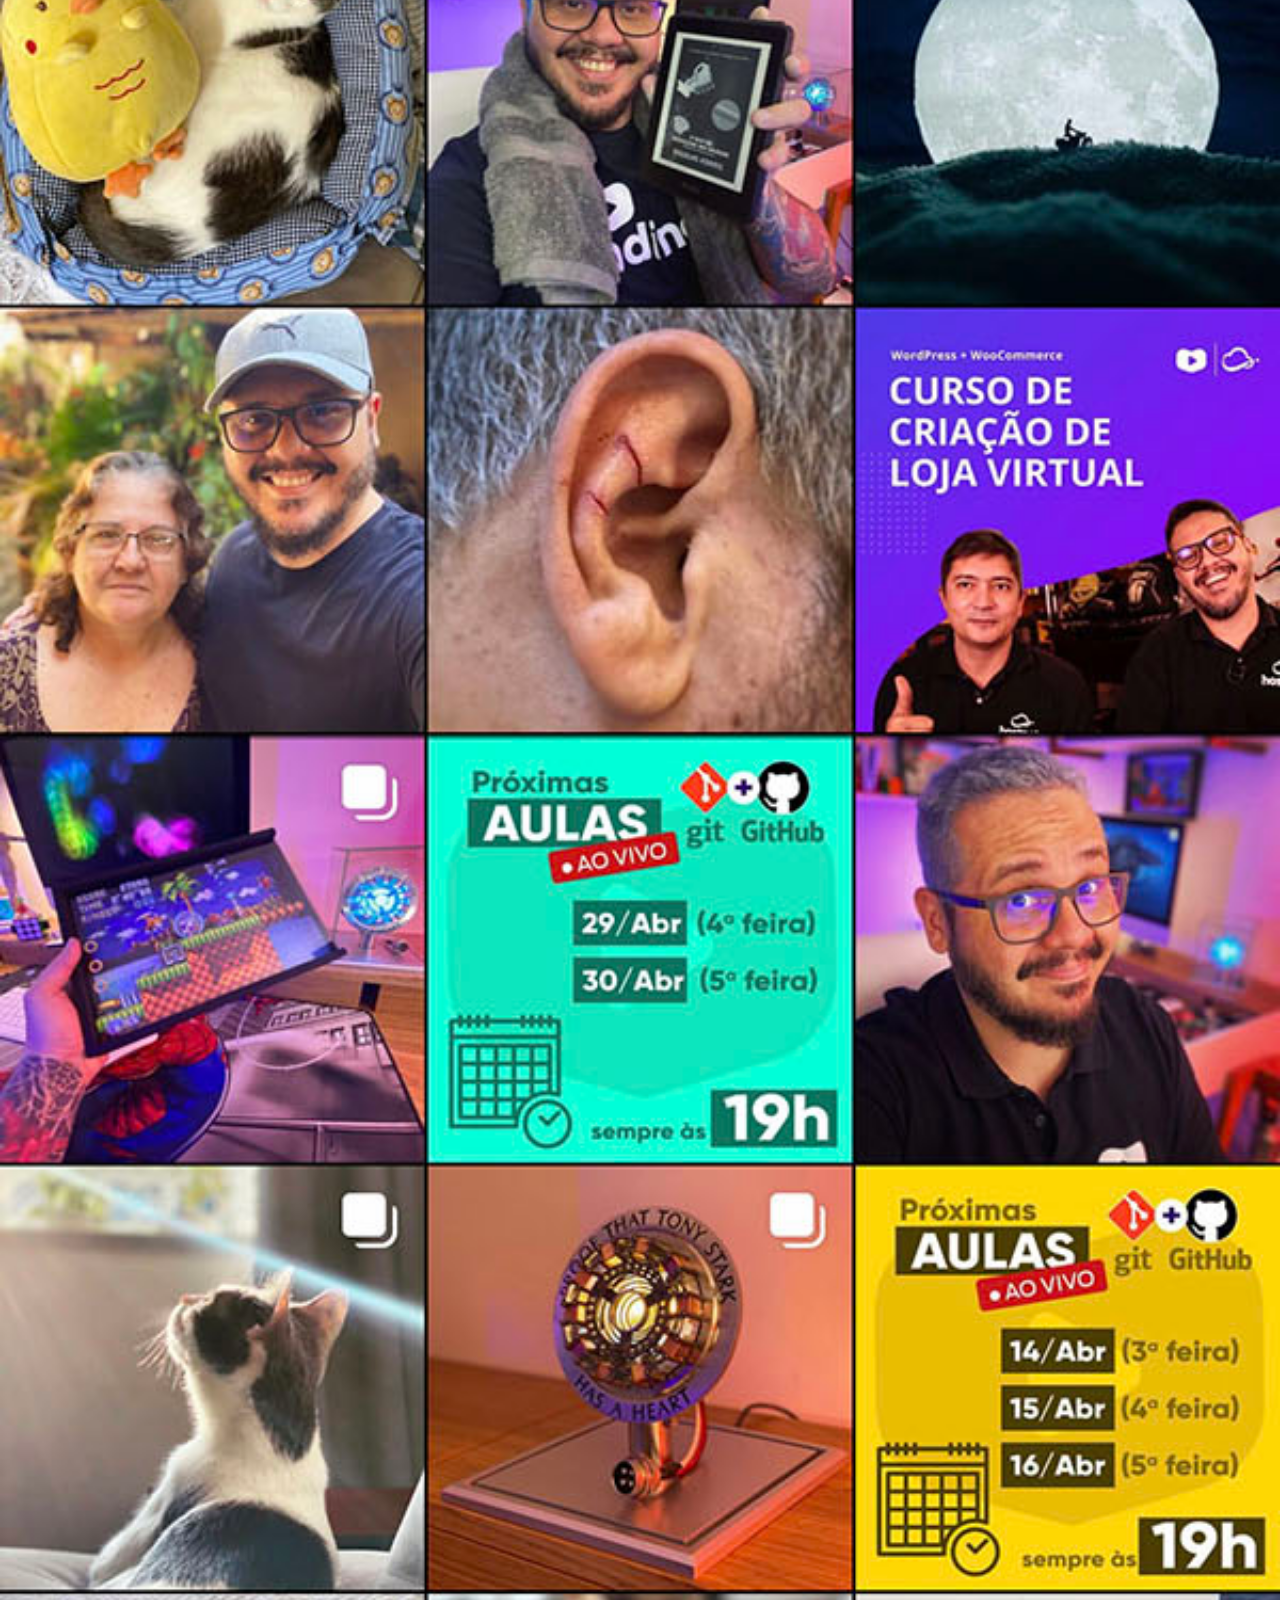
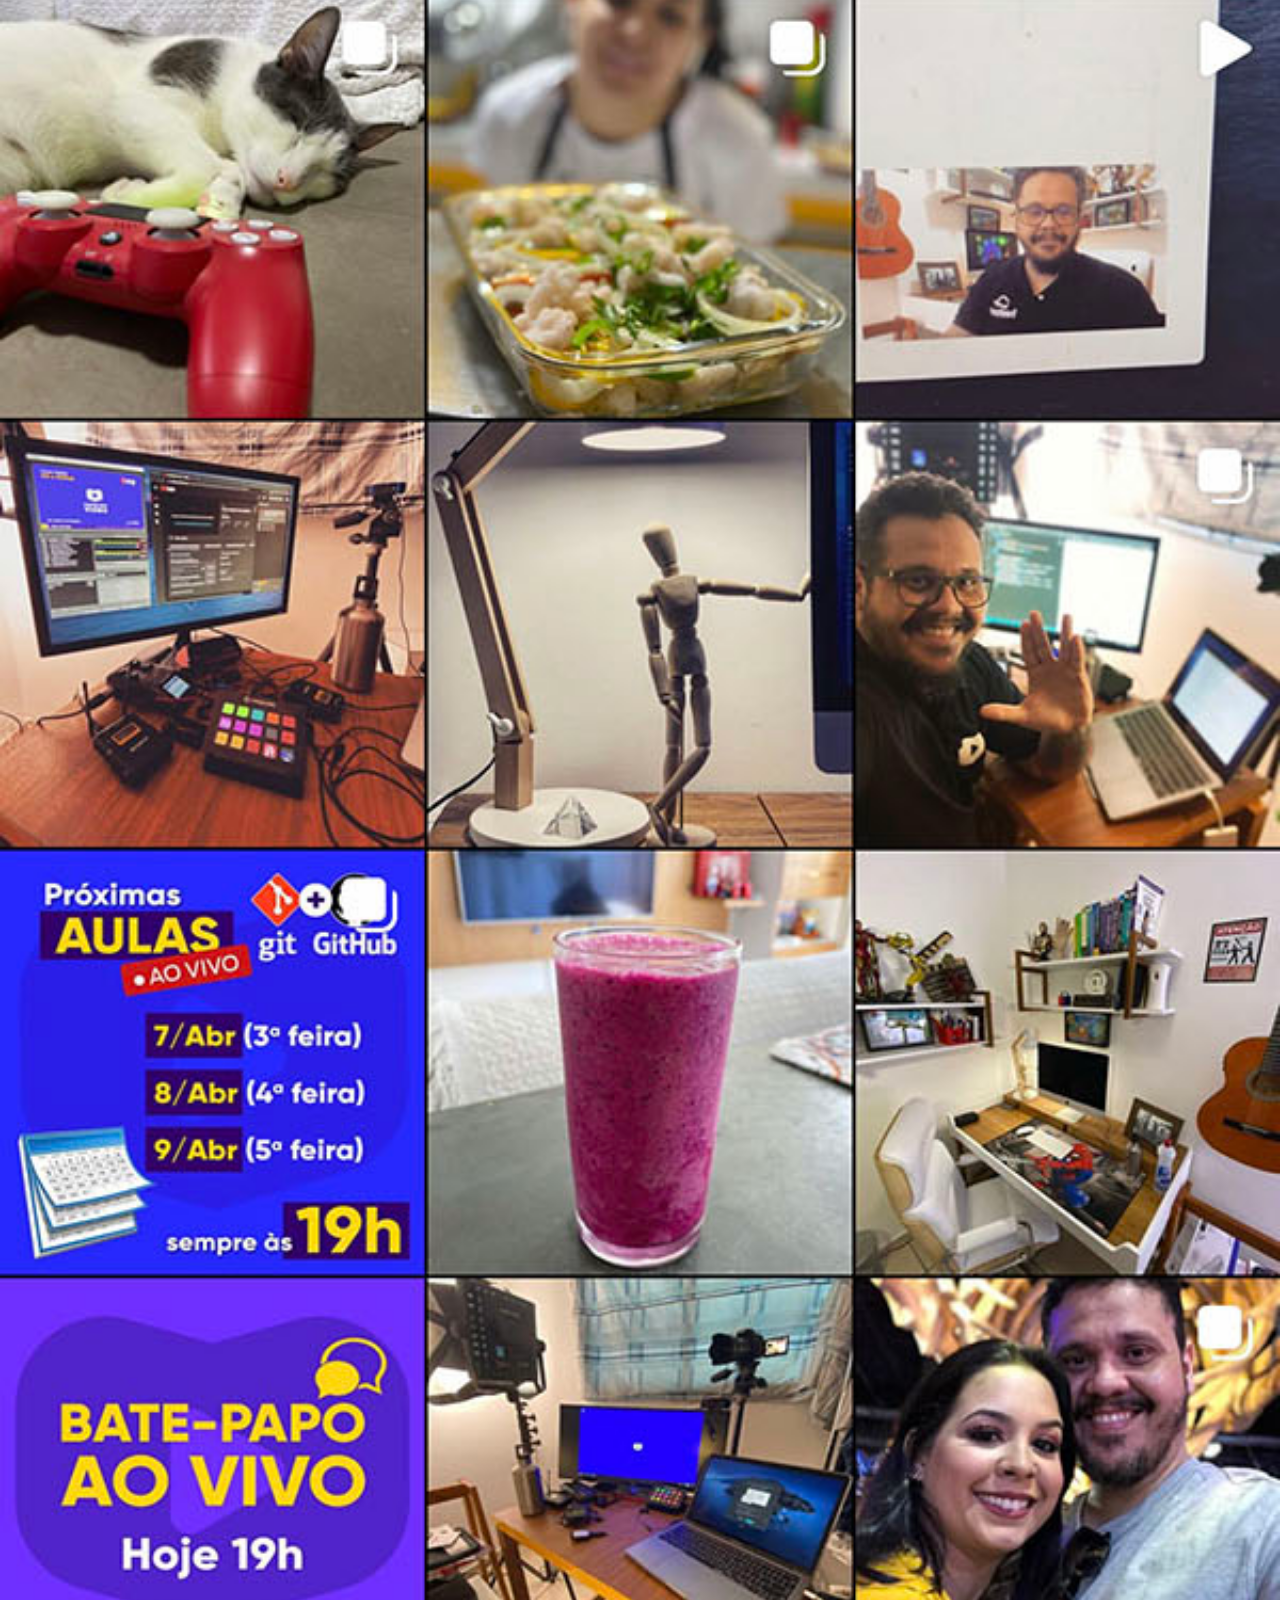
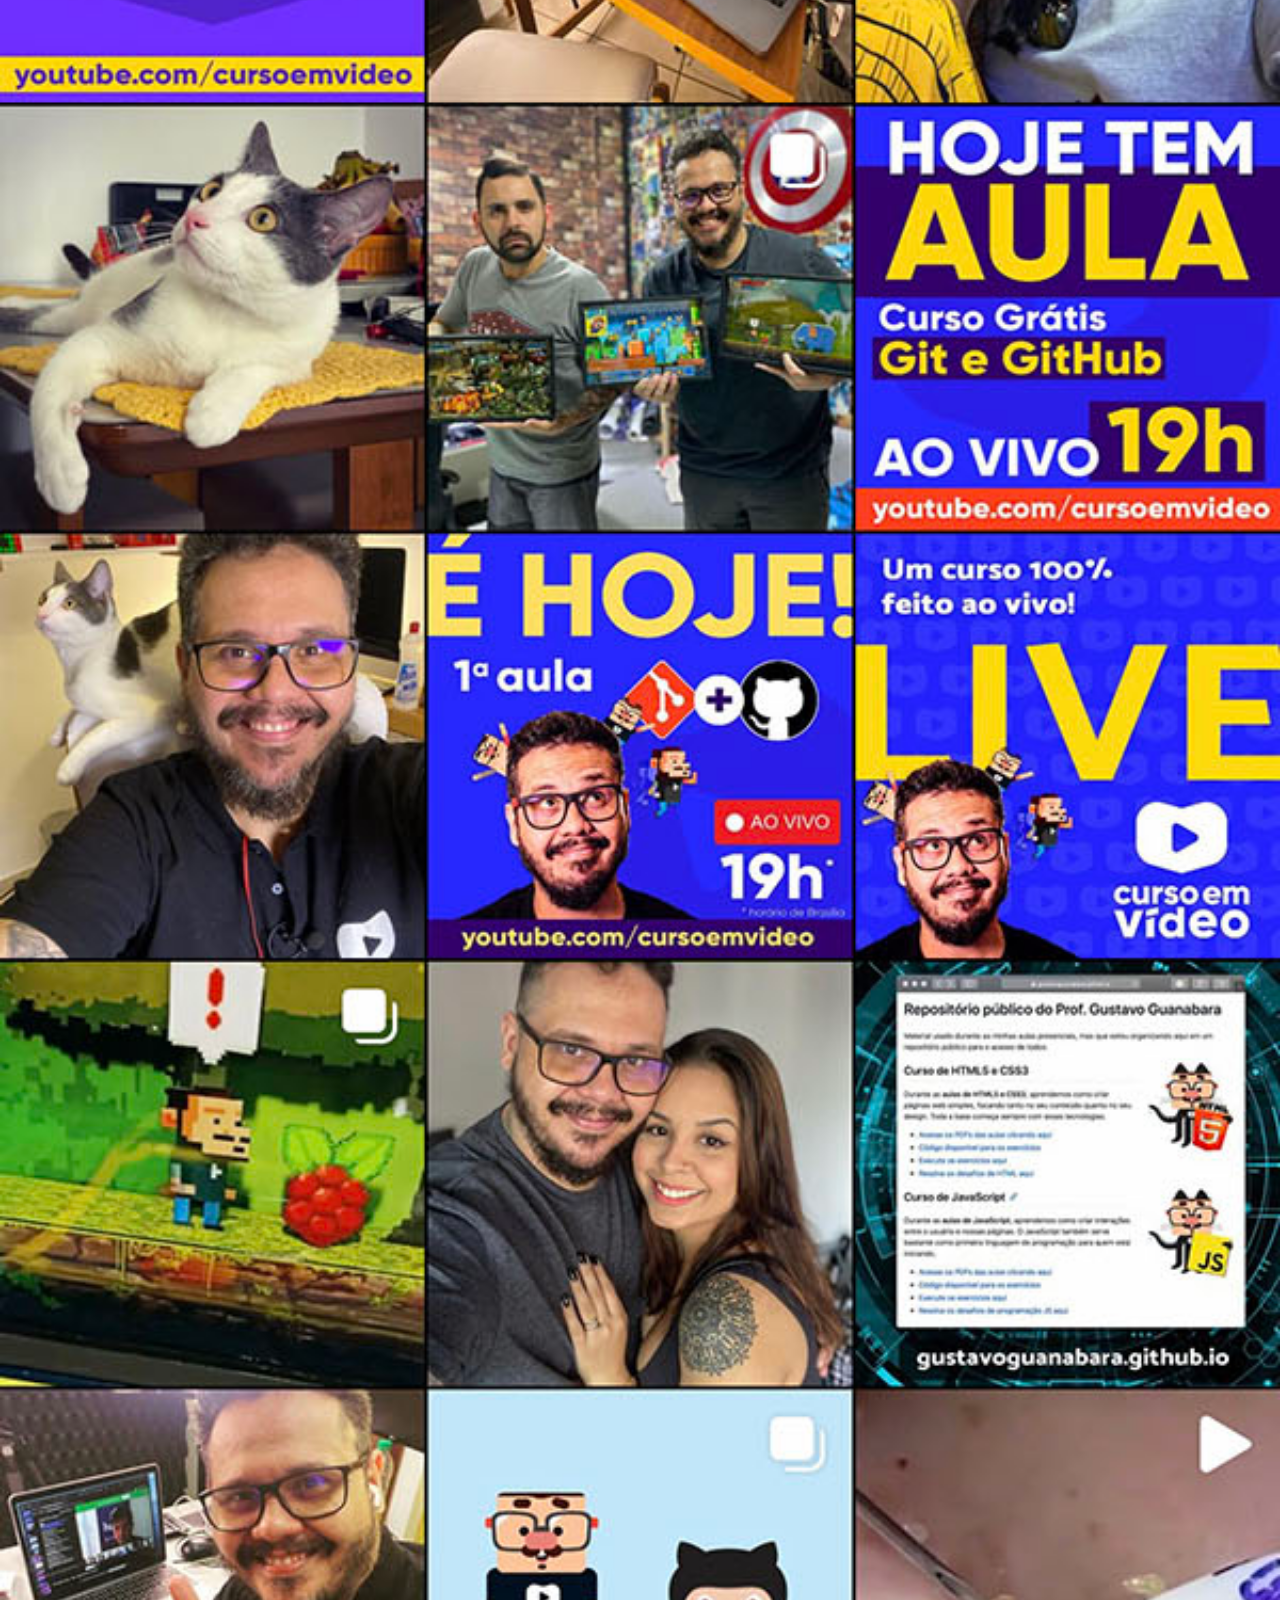
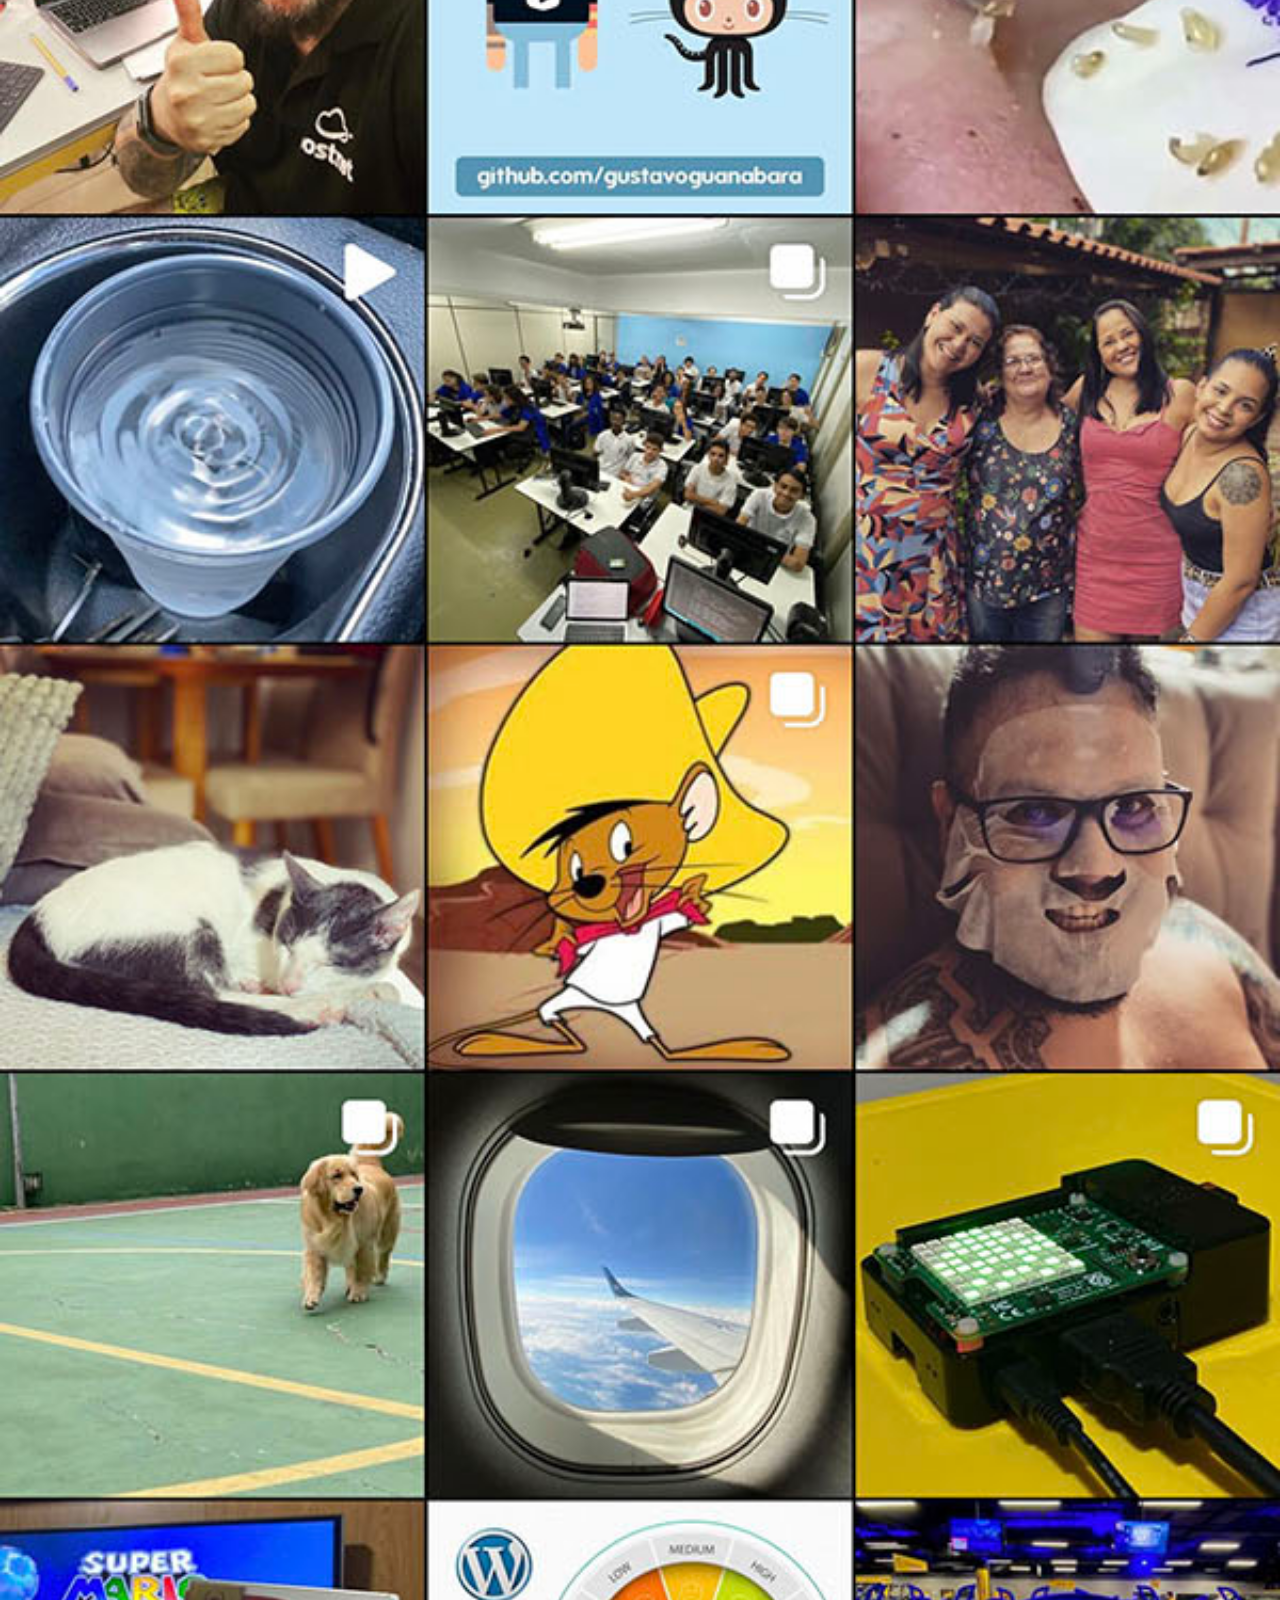
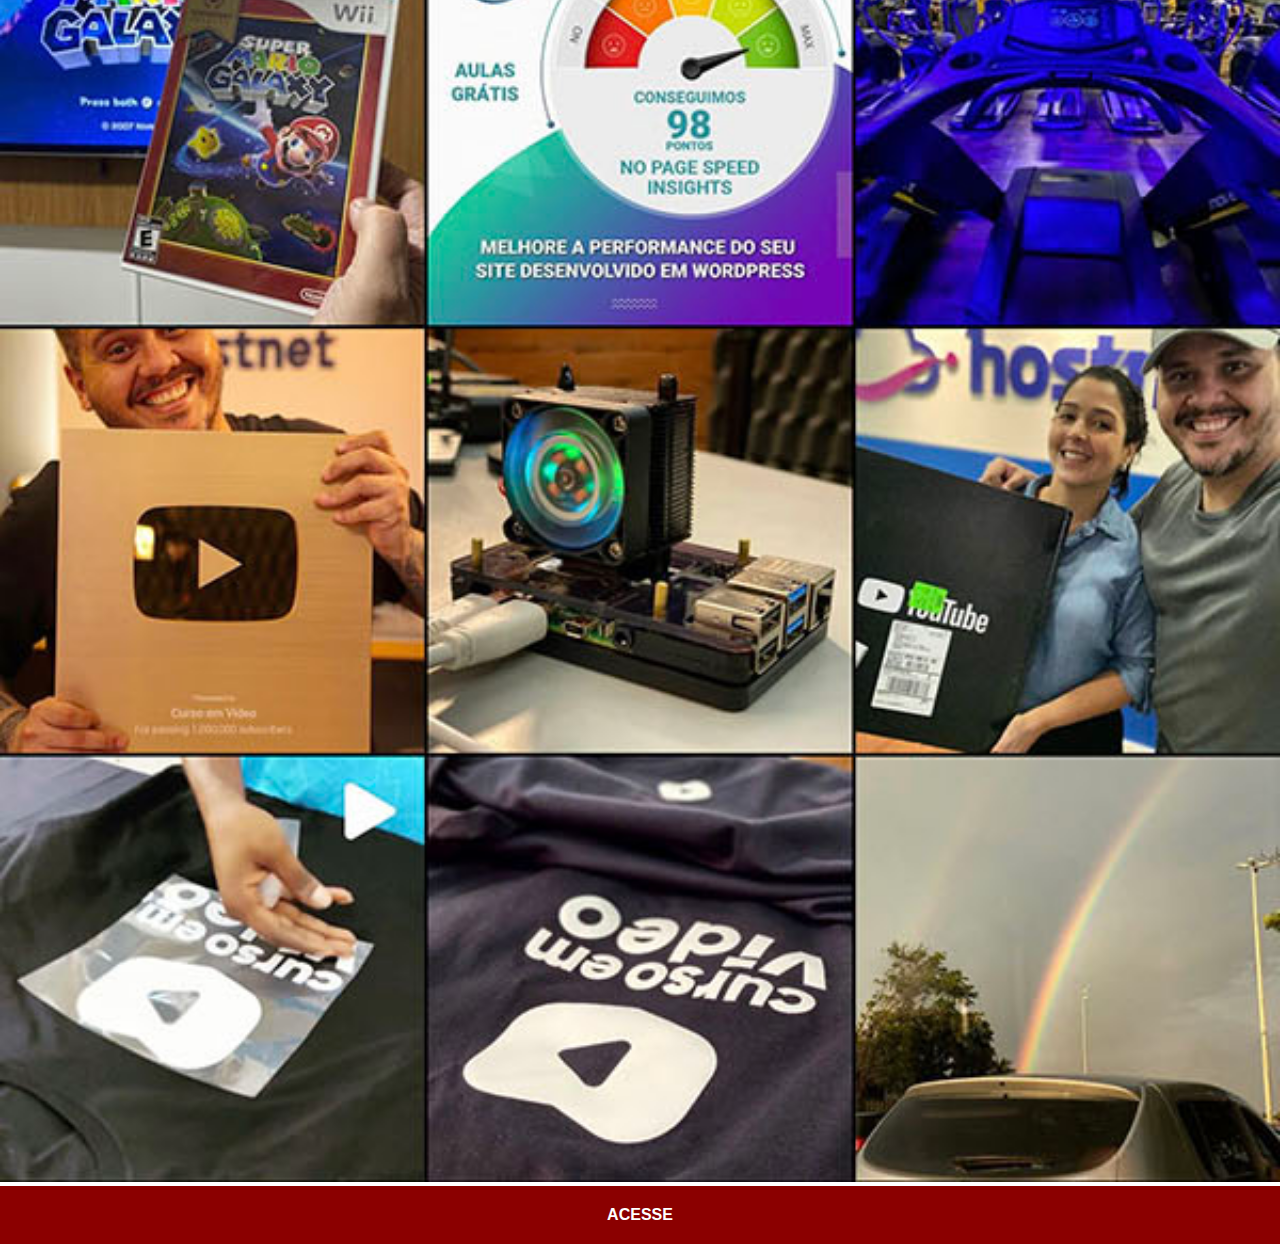
<file: instagram.html>
<!DOCTYPE html>
<html lang="pt-br">
<head>
    <meta charset="UTF-8">
    <meta http-equiv="X-UA-Compatible" content="IE=edge">
    <meta name="viewport" content="width=device-width, initial-scale=1.0">
    <title>Instagram</title>
    <link rel="stylesheet" href="estilos/social.css">
</head>
<body>
    <img src="imagens/tela-instagram.jpg" alt="Instagram">
    <a href="https://www.instagram.com/cursoemvideo/" target="_blank">ACESSE</a>
</body>
</html>
</file>
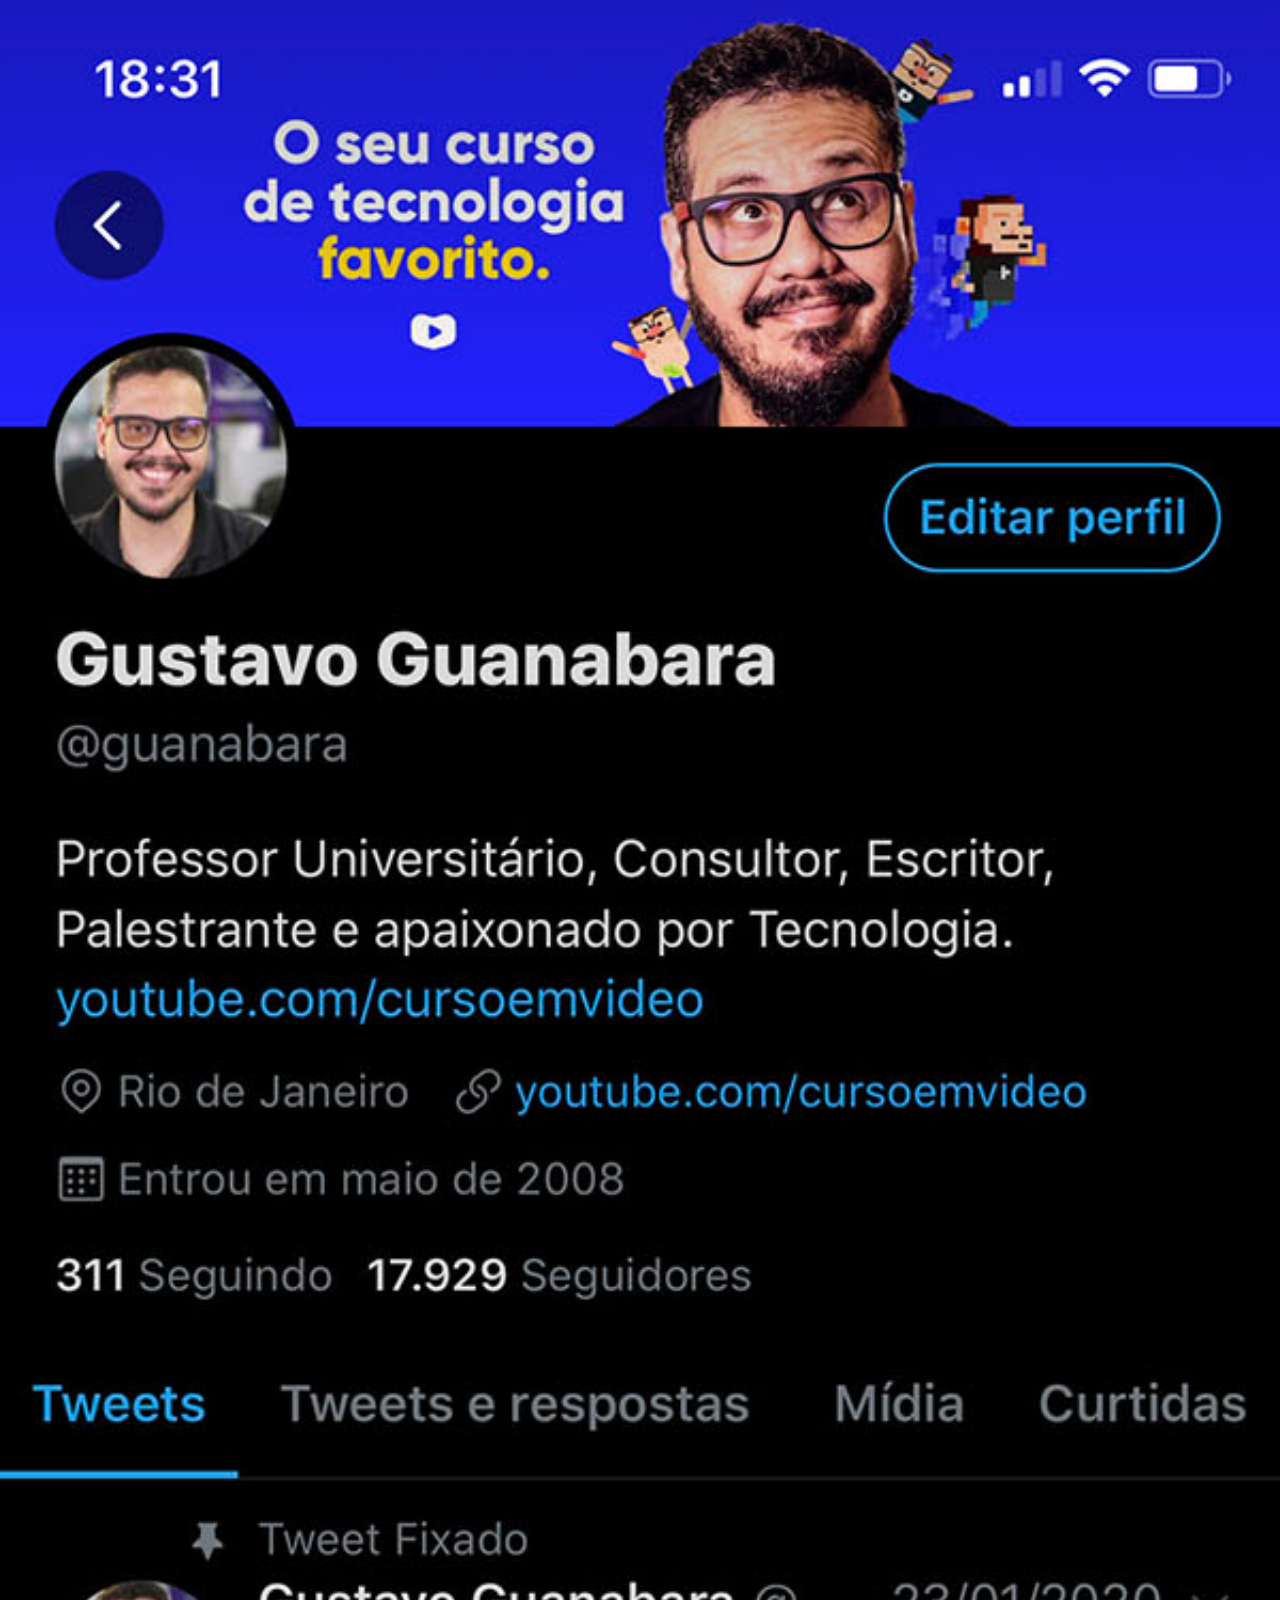
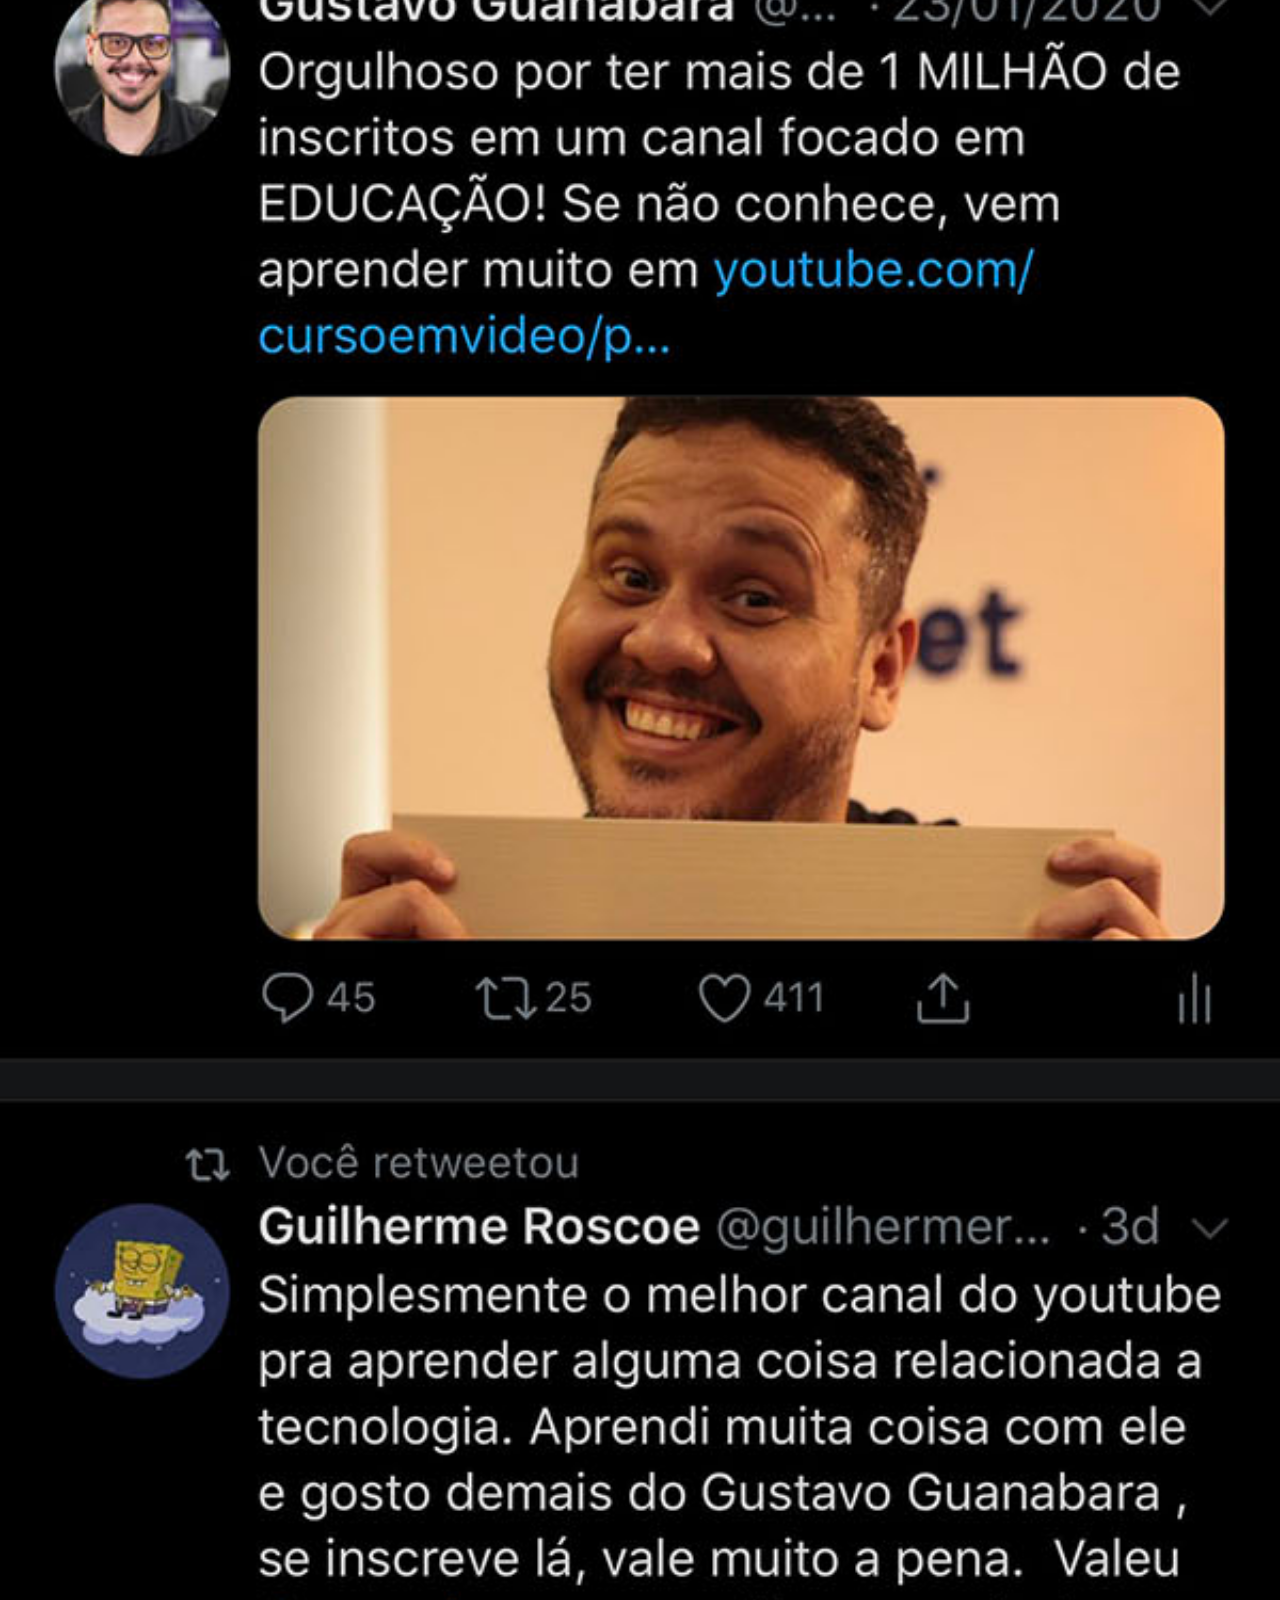
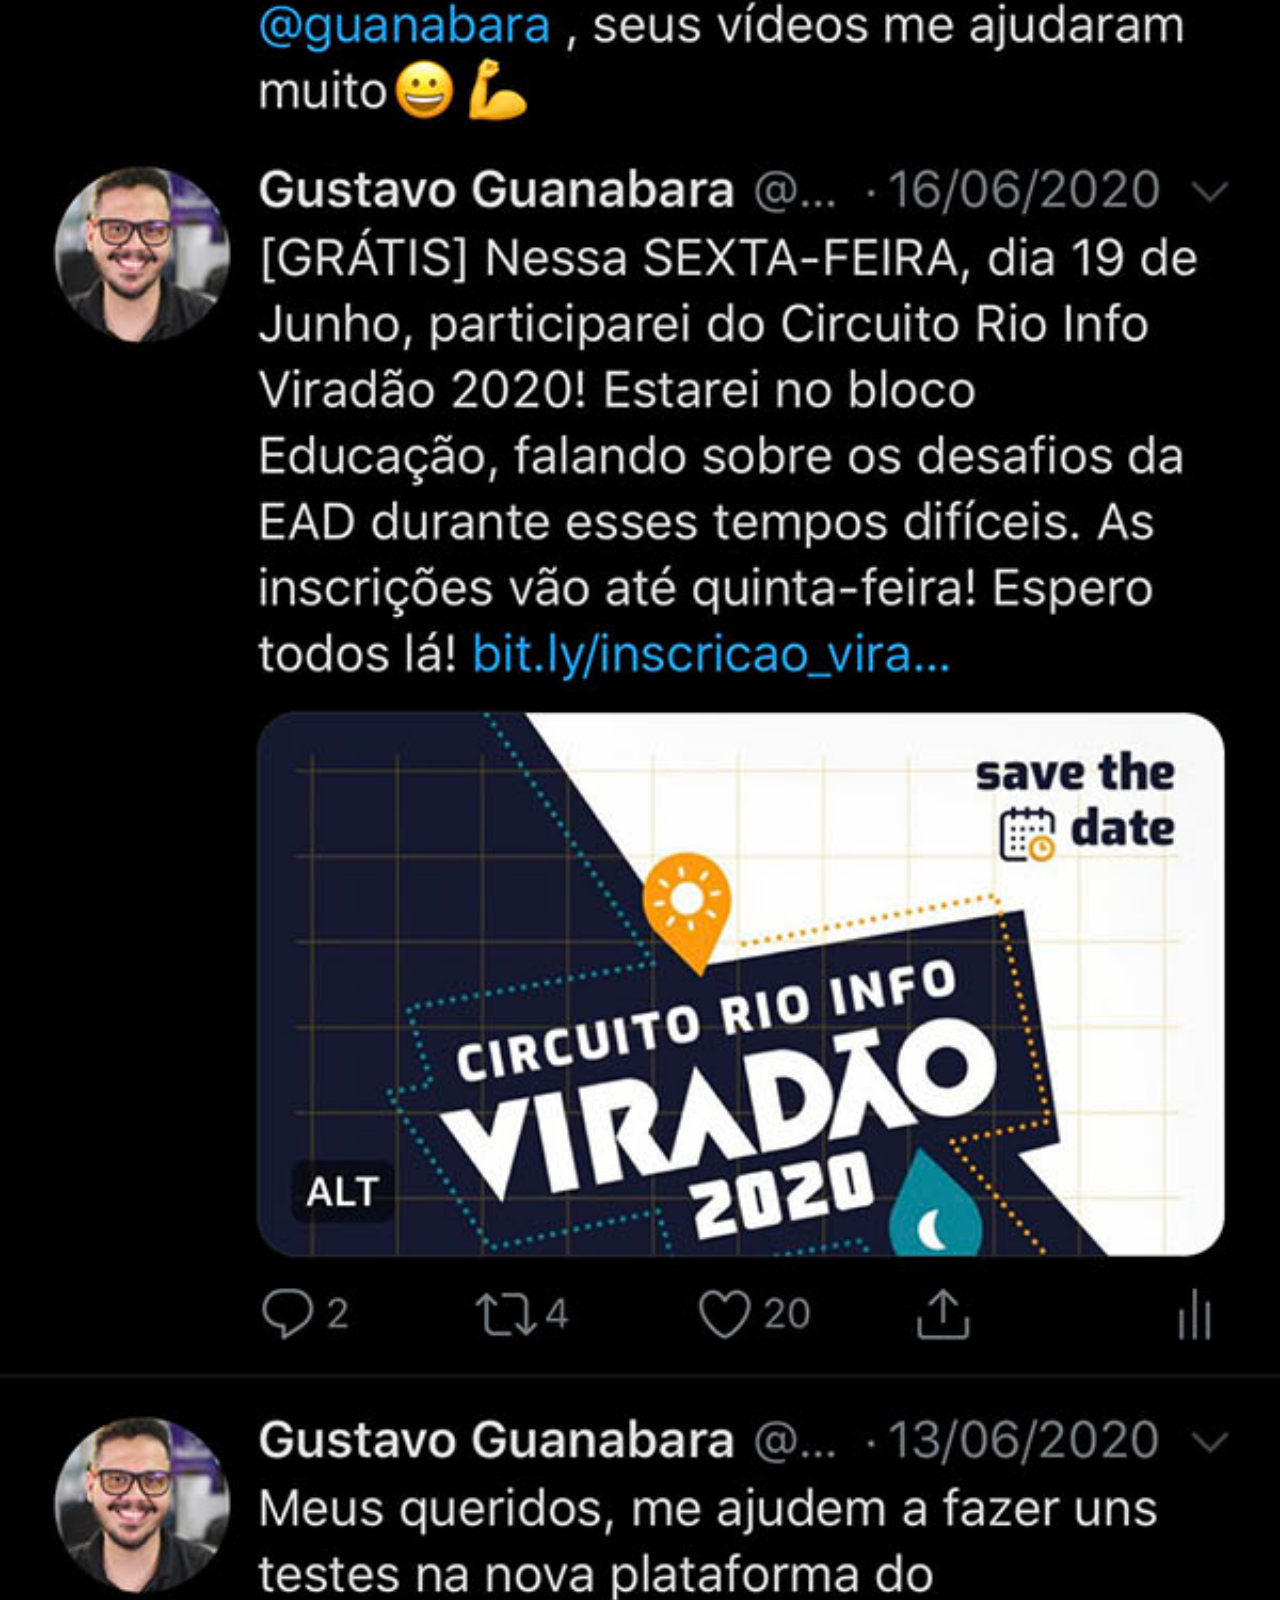
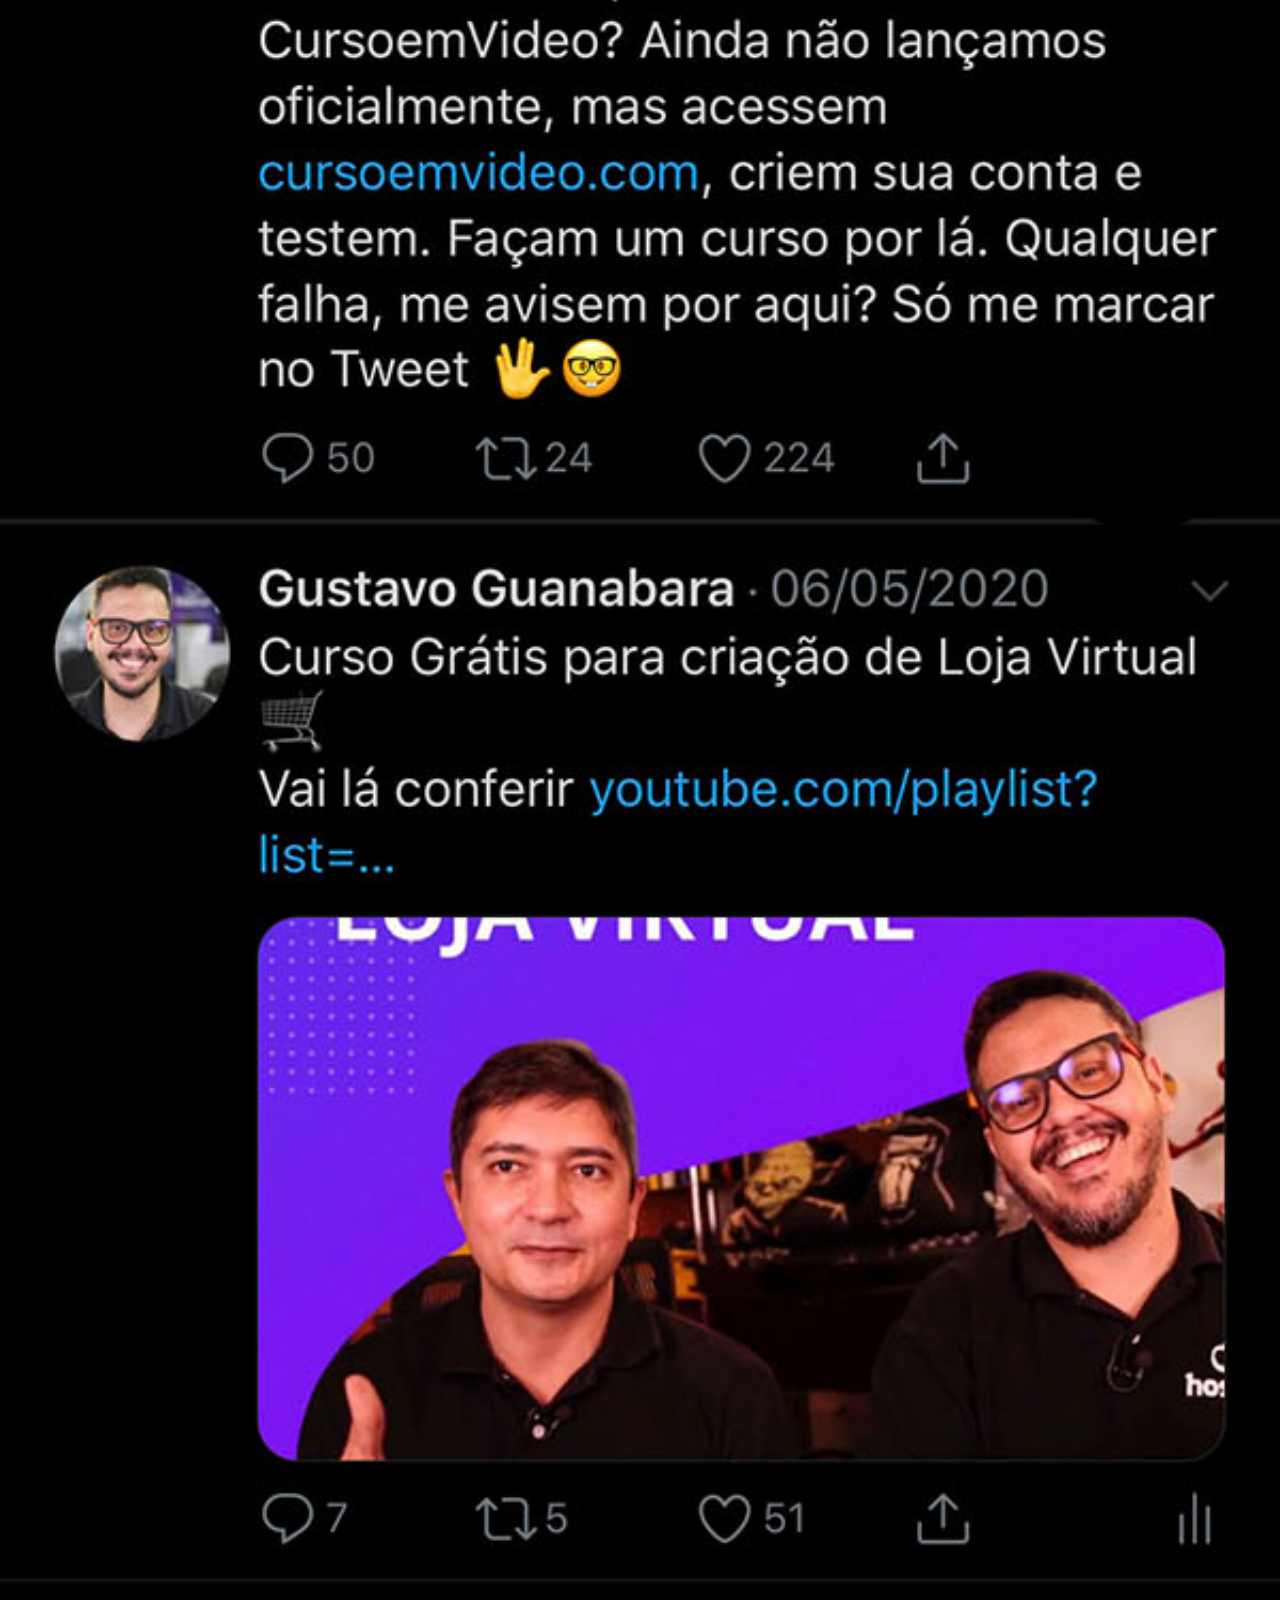
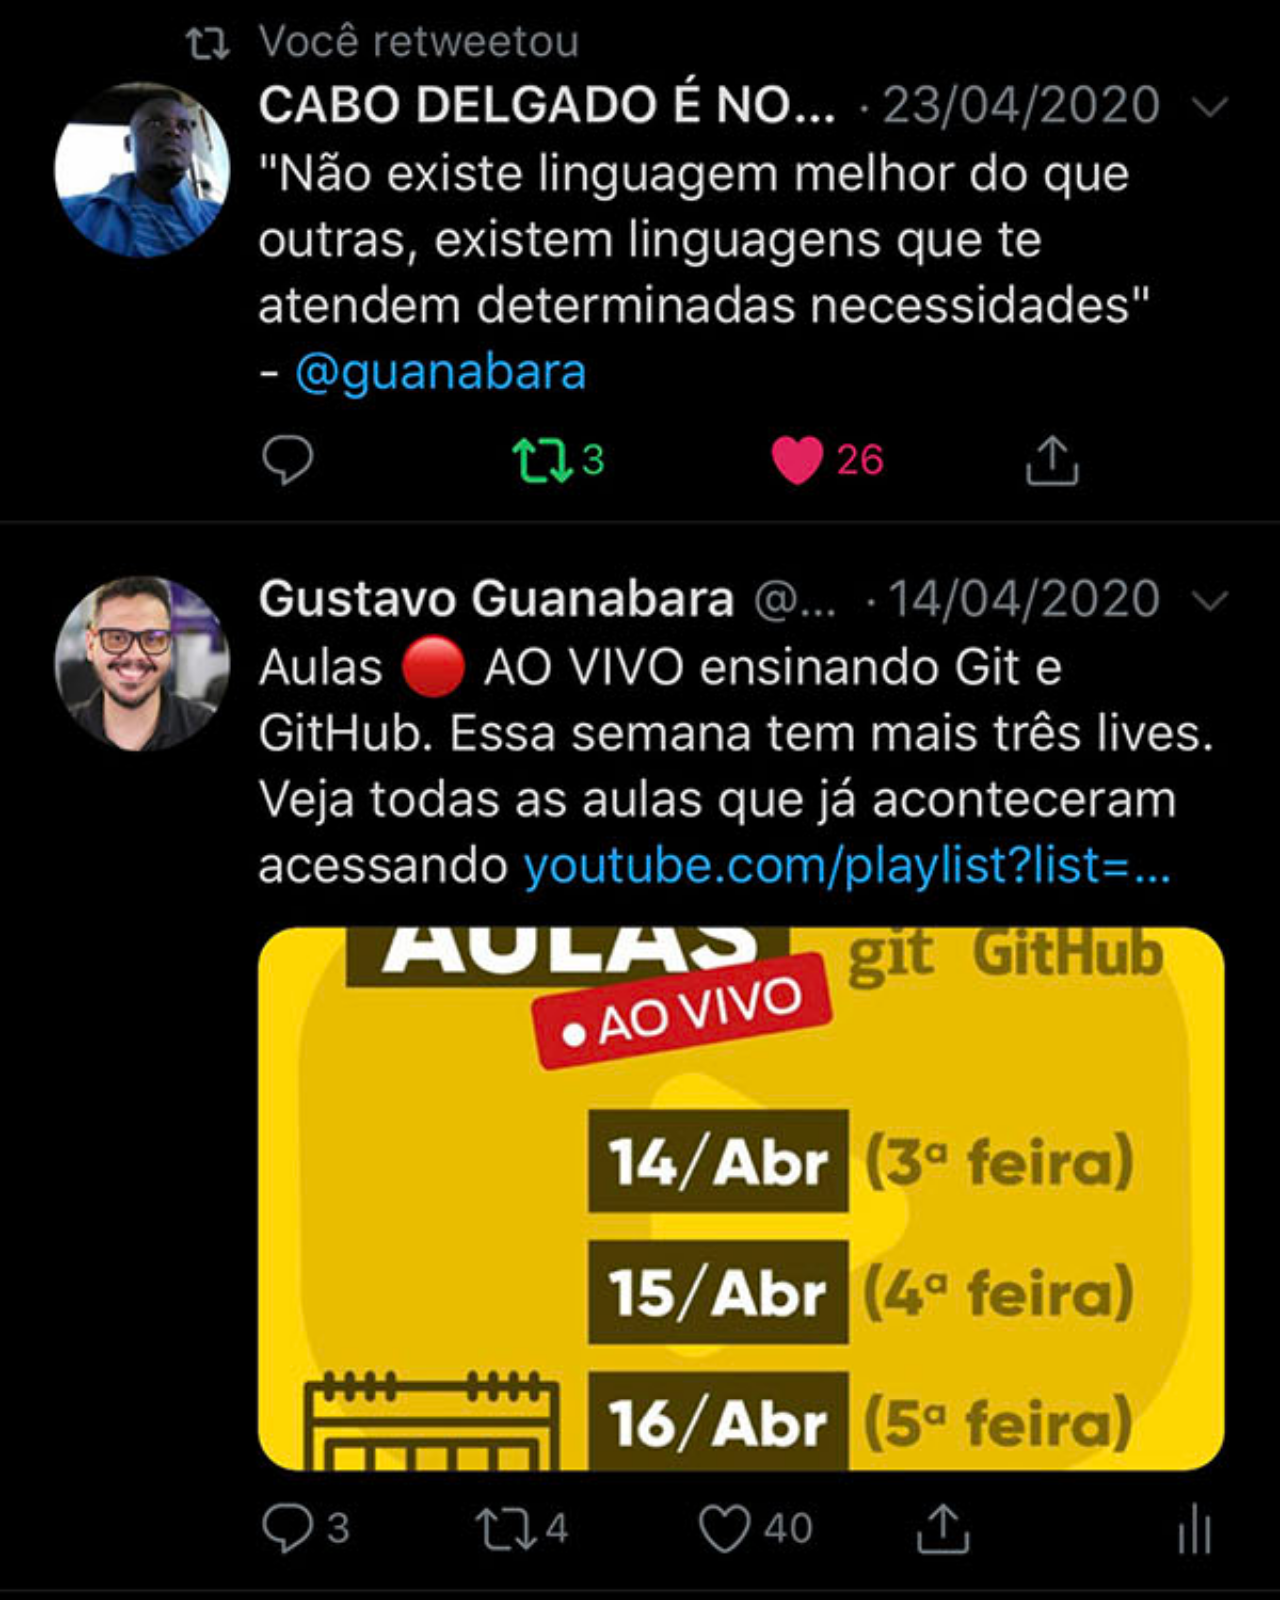
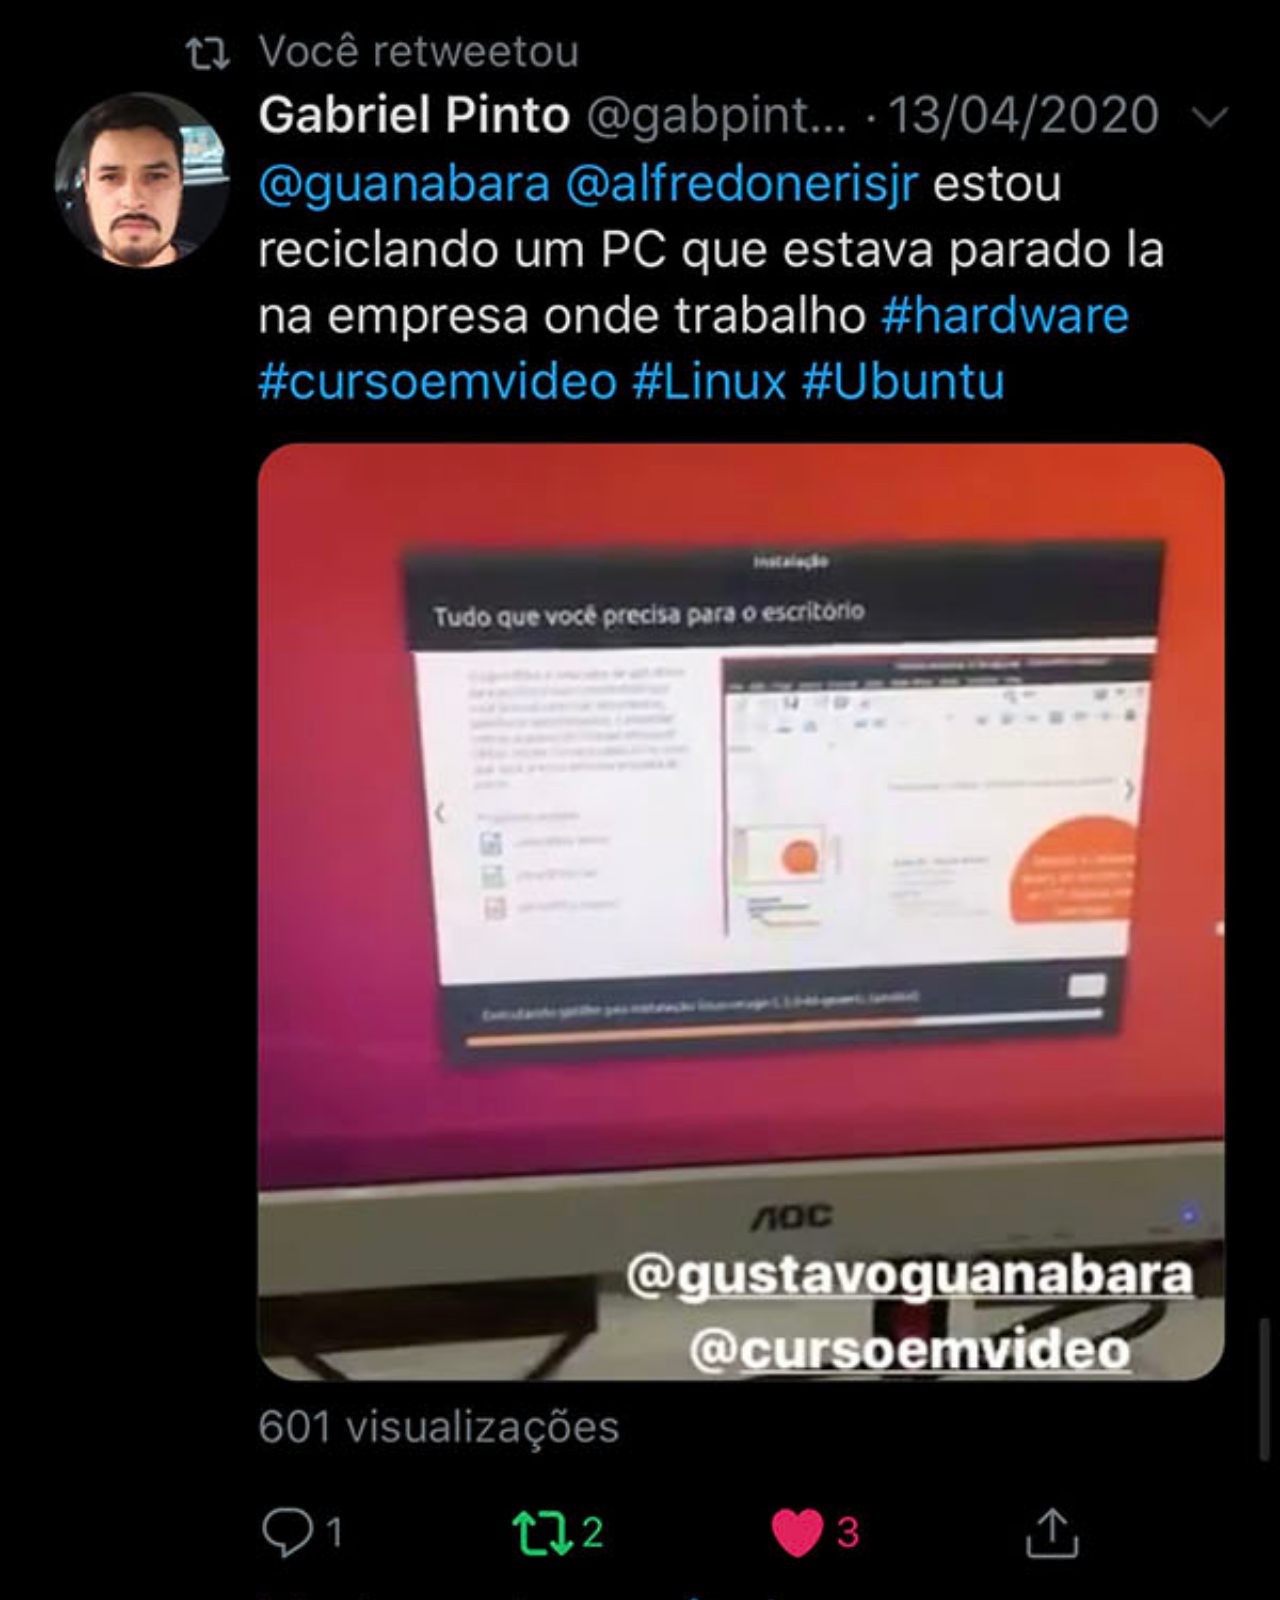
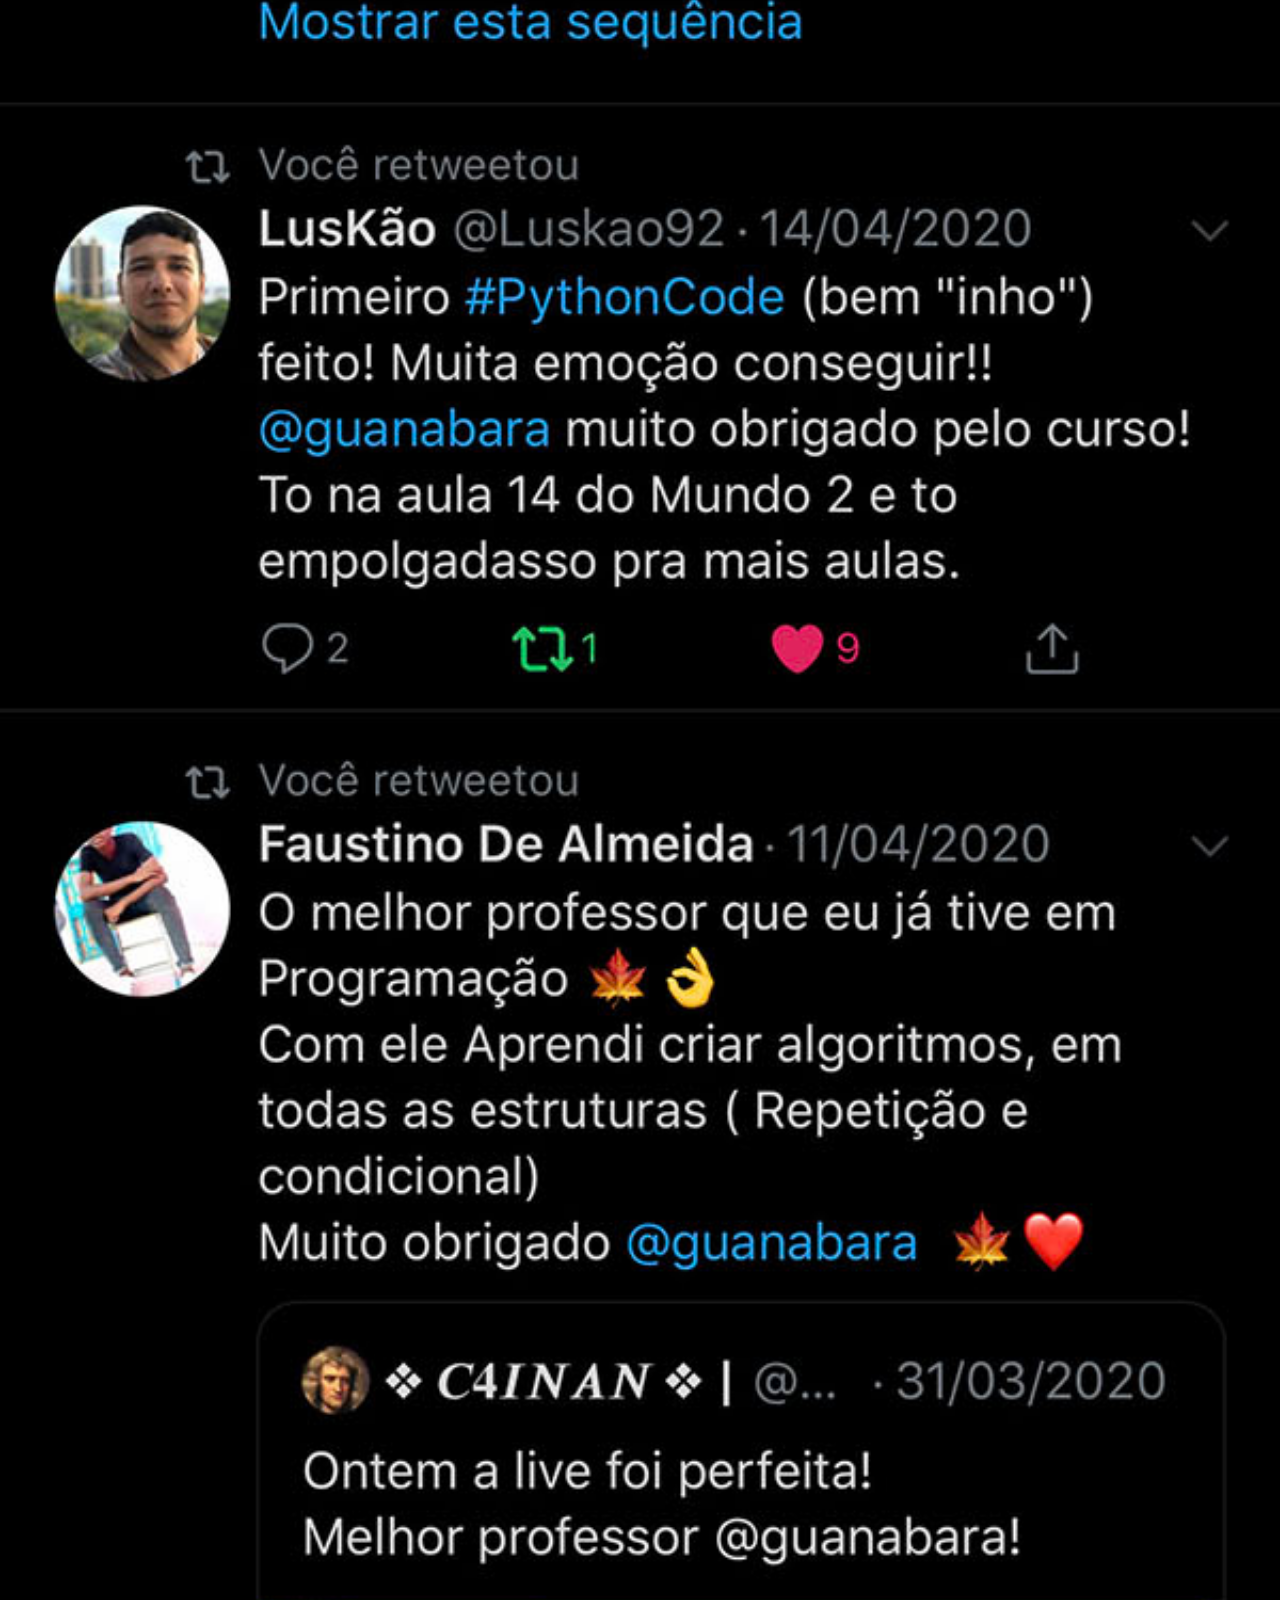
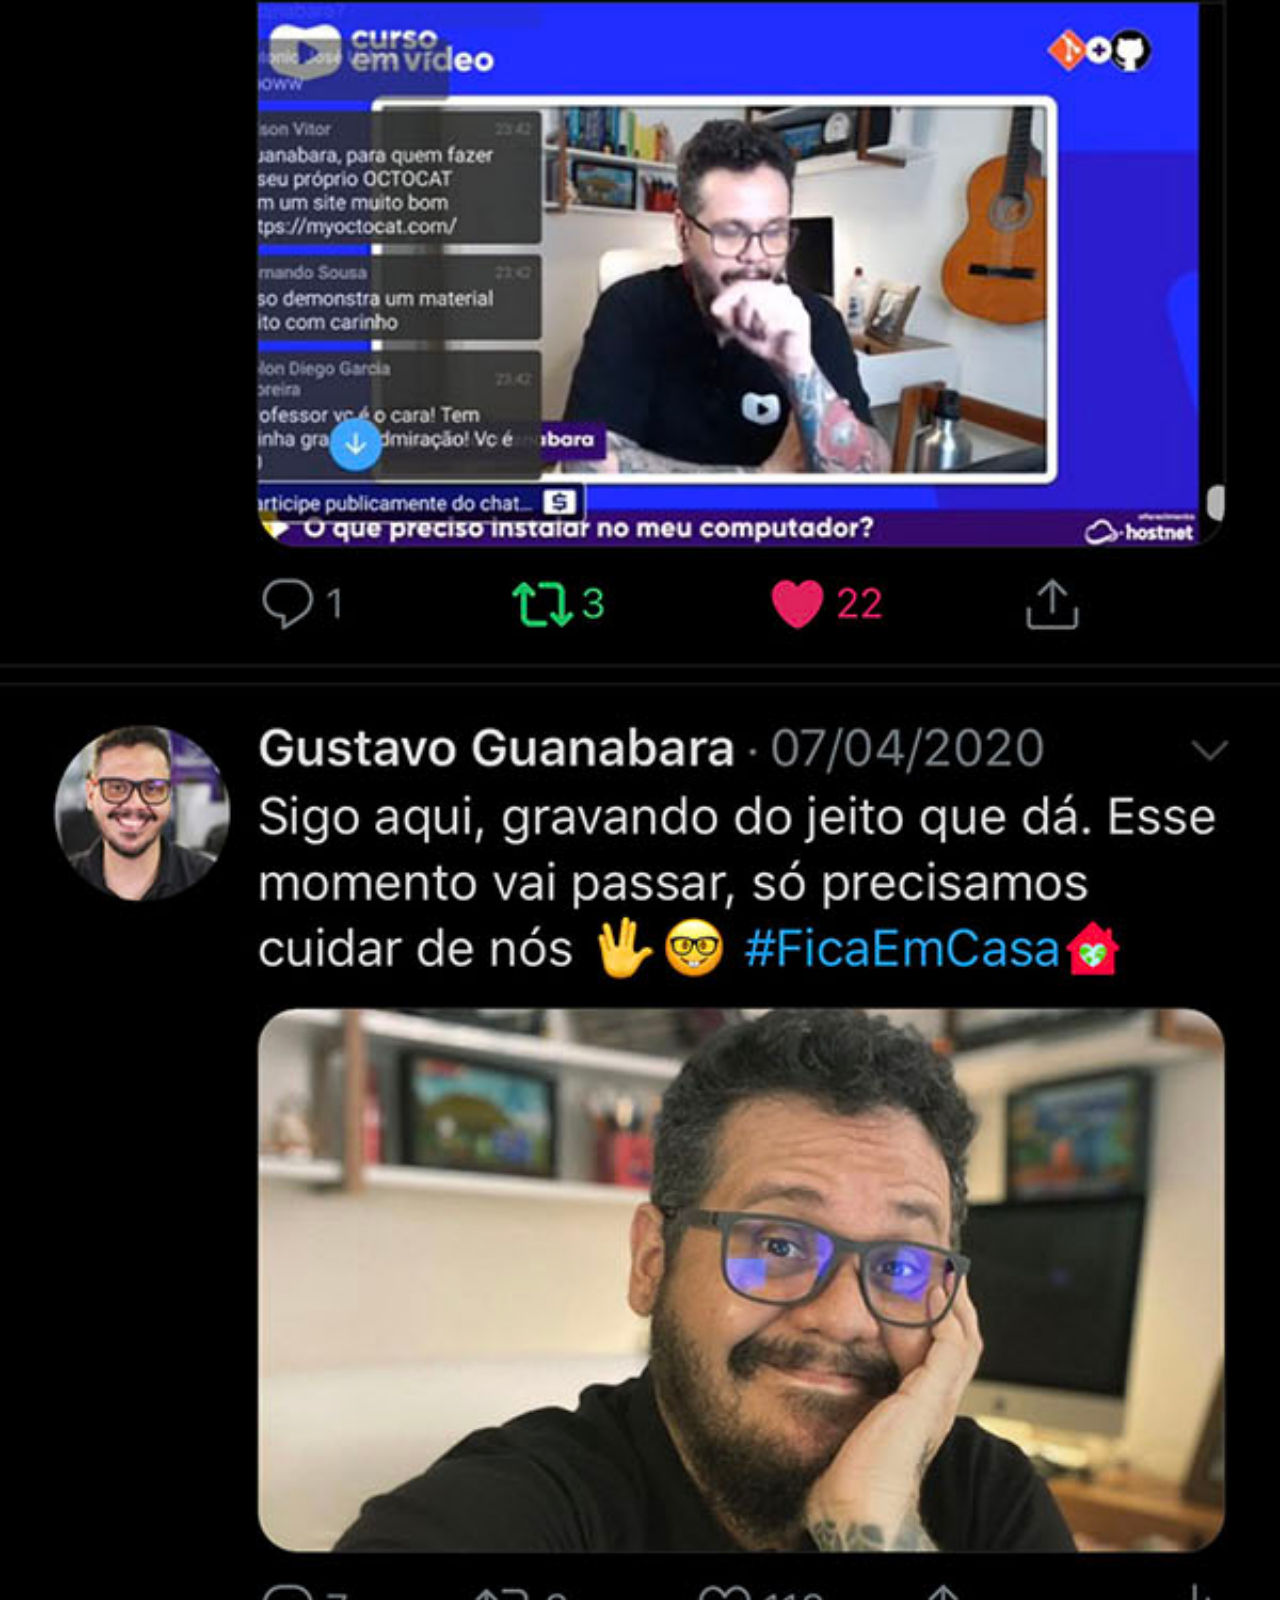
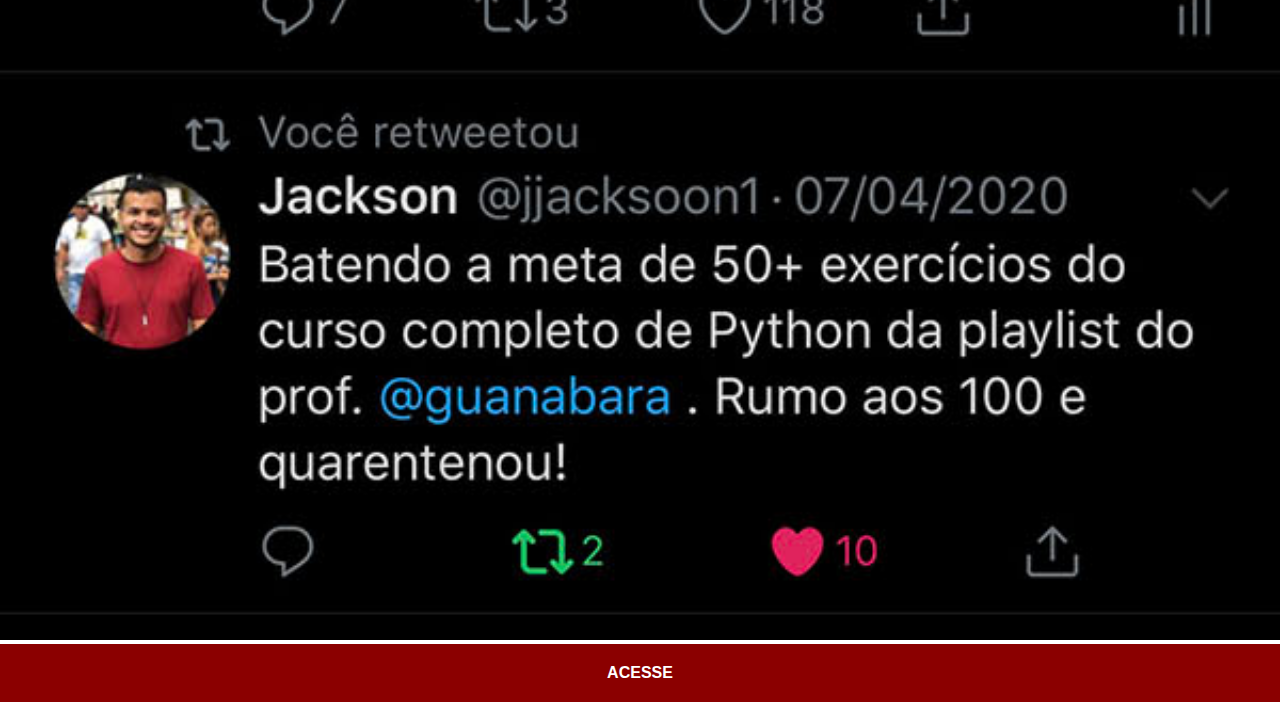
<file: twitter.html>
<!DOCTYPE html>
<html lang="pt-br">
<head>
    <meta charset="UTF-8">
    <meta http-equiv="X-UA-Compatible" content="IE=edge">
    <meta name="viewport" content="width=device-width, initial-scale=1.0">
    <title>Twitter</title>
    <link rel="stylesheet" href="estilos/social.css">
</head>
<body>
    <img src="imagens/tela-twitter.jpg" alt="Twitter">
    <a href="https://twitter.com/cursosemvideo" target="_blank">ACESSE</a>
</body>
</html>
</file>
<file: estilos/style.css>
@charset "UTF-8";

*{
    margin: 0px;
    padding: 0px;
    font-family: Arial, Helvetica, sans-serif;
}

html, body{
    height: 100vh;
    width: 100vw;
    /*background-color: black;*/
}  

body{
    background: url('../imagens/fundo-madeira.jpg') no-repeat top center;
    background-size: cover;
    background-attachment: fixed;
}

main{
    position: relative;
    height: 100vh;
    /*background-color: green;*/
}

section#telefone{
    position: absolute;
    top: 50%;
    left: 50%;
    transform: translate(-50%, -50%);

    height: 627px;
    width: 311px;
    /*background-color: blue;*/
    background: url('../imagens/frame-iphone.png') no-repeat;
}

/*CONFIGURAÇÕEES PARA AJUSTE DO IFRAME NA TELA DO CELULAR*/
iframe#tela{
    position: relative;
    top: 80px;
    left: 22px;
    height: 471px;
    width: 267px;
}

/*CONFIGURAÇÕES PARA BOTOES LATERAIS*/
section#redes-sociais{
    text-align: right;
}

section#redes-sociais img{
    width: 50px;
    margin: 10px;
    border-radius: 50%;
    box-shadow: 2px 2px 5px rgba(0, 0, 0, 0.521);
    box-sizing: border-box;
}

section#redes-sociais img:hover{
    border: 2px solid rgba(255, 255, 255, 0.603);
    transform: translate(-3px, -3px);
    box-shadow: 5px 5px 10px rgba(0, 0, 0, 0.603);
    transition: transform .3s;
}
</file>
<file: estilos/social.css>
@charset "UTF-8";
*{
    margin: 0px;
    padding: 0px;
    font-family: Arial, Helvetica, sans-serif;
}
::-webkit-scrollbar{
    width: 0px;
    height: 0px;
}
img{
    width: 100vw;
}
a{
    display: block;
    background-color: darkred;
    color: white;
    padding: 20px;
    text-align: center;
    font-weight: bolder;
    text-decoration: none;
}
a:hover{
    background-color: red;
}
</file>
